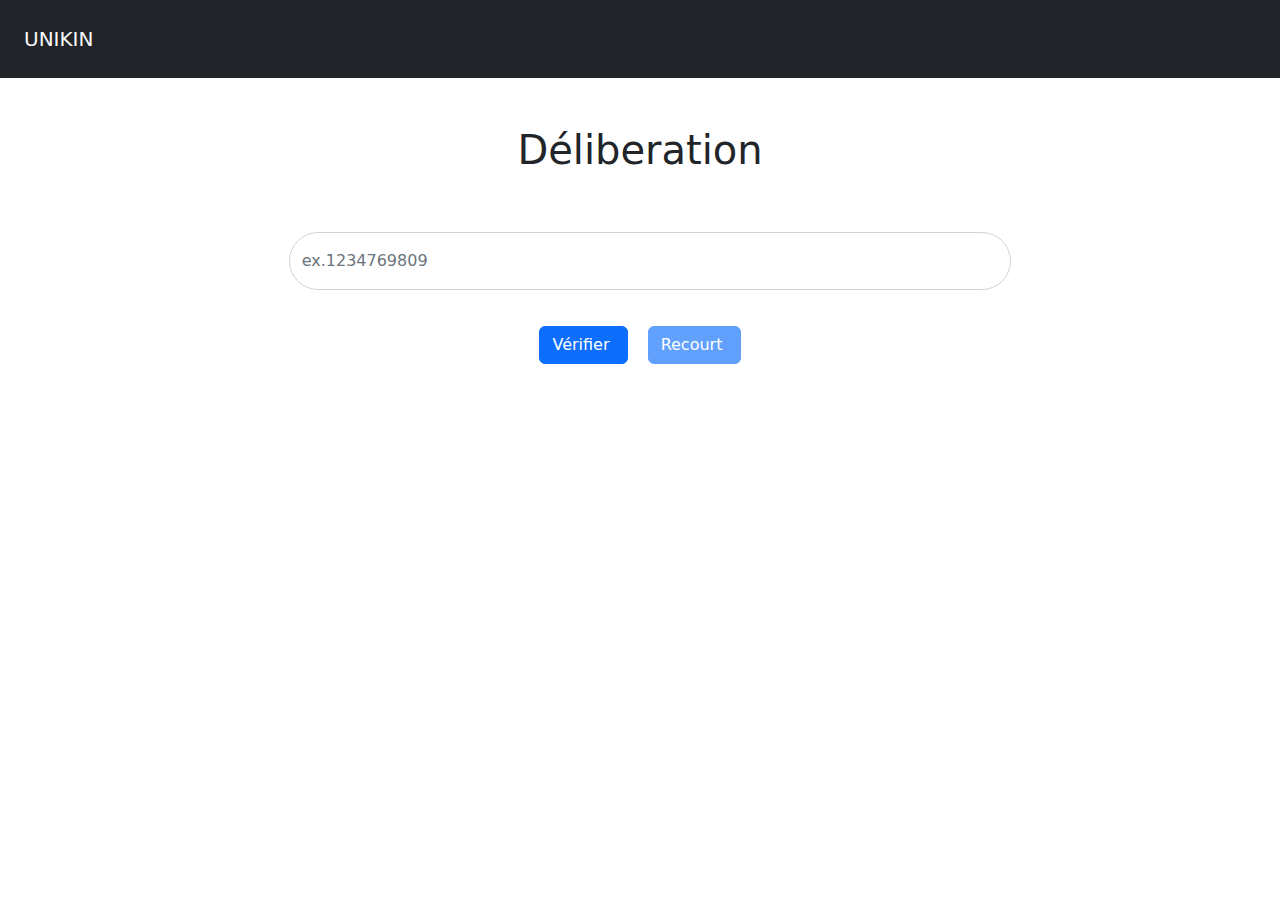
<file: Etudiant/index.html>
<!DOCTYPE html>
<html lang="en">
<head>
    <meta charset="UTF-8">
    <meta http-equiv="X-UA-Compatible" content="IE=edge">
    <meta name="viewport" content="width=device-width, initial-scale=1.0">
    <link rel="canonical" href="https://getbootstrap.com/docs/5.2/examples/dashboard/">
    <link href="../assets/dist/css/bootstrap.min.css" rel="stylesheet">
    <link rel="stylesheet" href="acEtd.css">

    <title>Déliberation</title>
</head>
<body >
    <nav class="navbar navbar-brand bg-dark text-light p-4 mb-5 col-12">UNIKIN </nav>

    <main>
        <h2 class="h1 mb-5 text-center">Déliberation </h2>
       <form action="" method="post">
       <div class=" form-group container d-flex flex-column col-10 col-md-8 col-lg-7">
        <div class="input-group-prepend mb-3 col-12  ">
            <input type="search" class="form-control py-3 text-black rounded-pill " placeholder="ex.1234769809">
        </div>
        <div class="form-group justify-content-center d-inline-flex col-12 col-md-12 col-lg-12">
        <div class="form-group justify-content-center d-inline-flex ">
            <input type="submit" value="Vérifier " class="btn btn-primary rounded-2">
            <input type="submit" value="Recourt " class="btn btn-primary rounded-2 disabled">
        </div>
       </div>
       </form>
    </main>
    
</body>
</html>
</file>
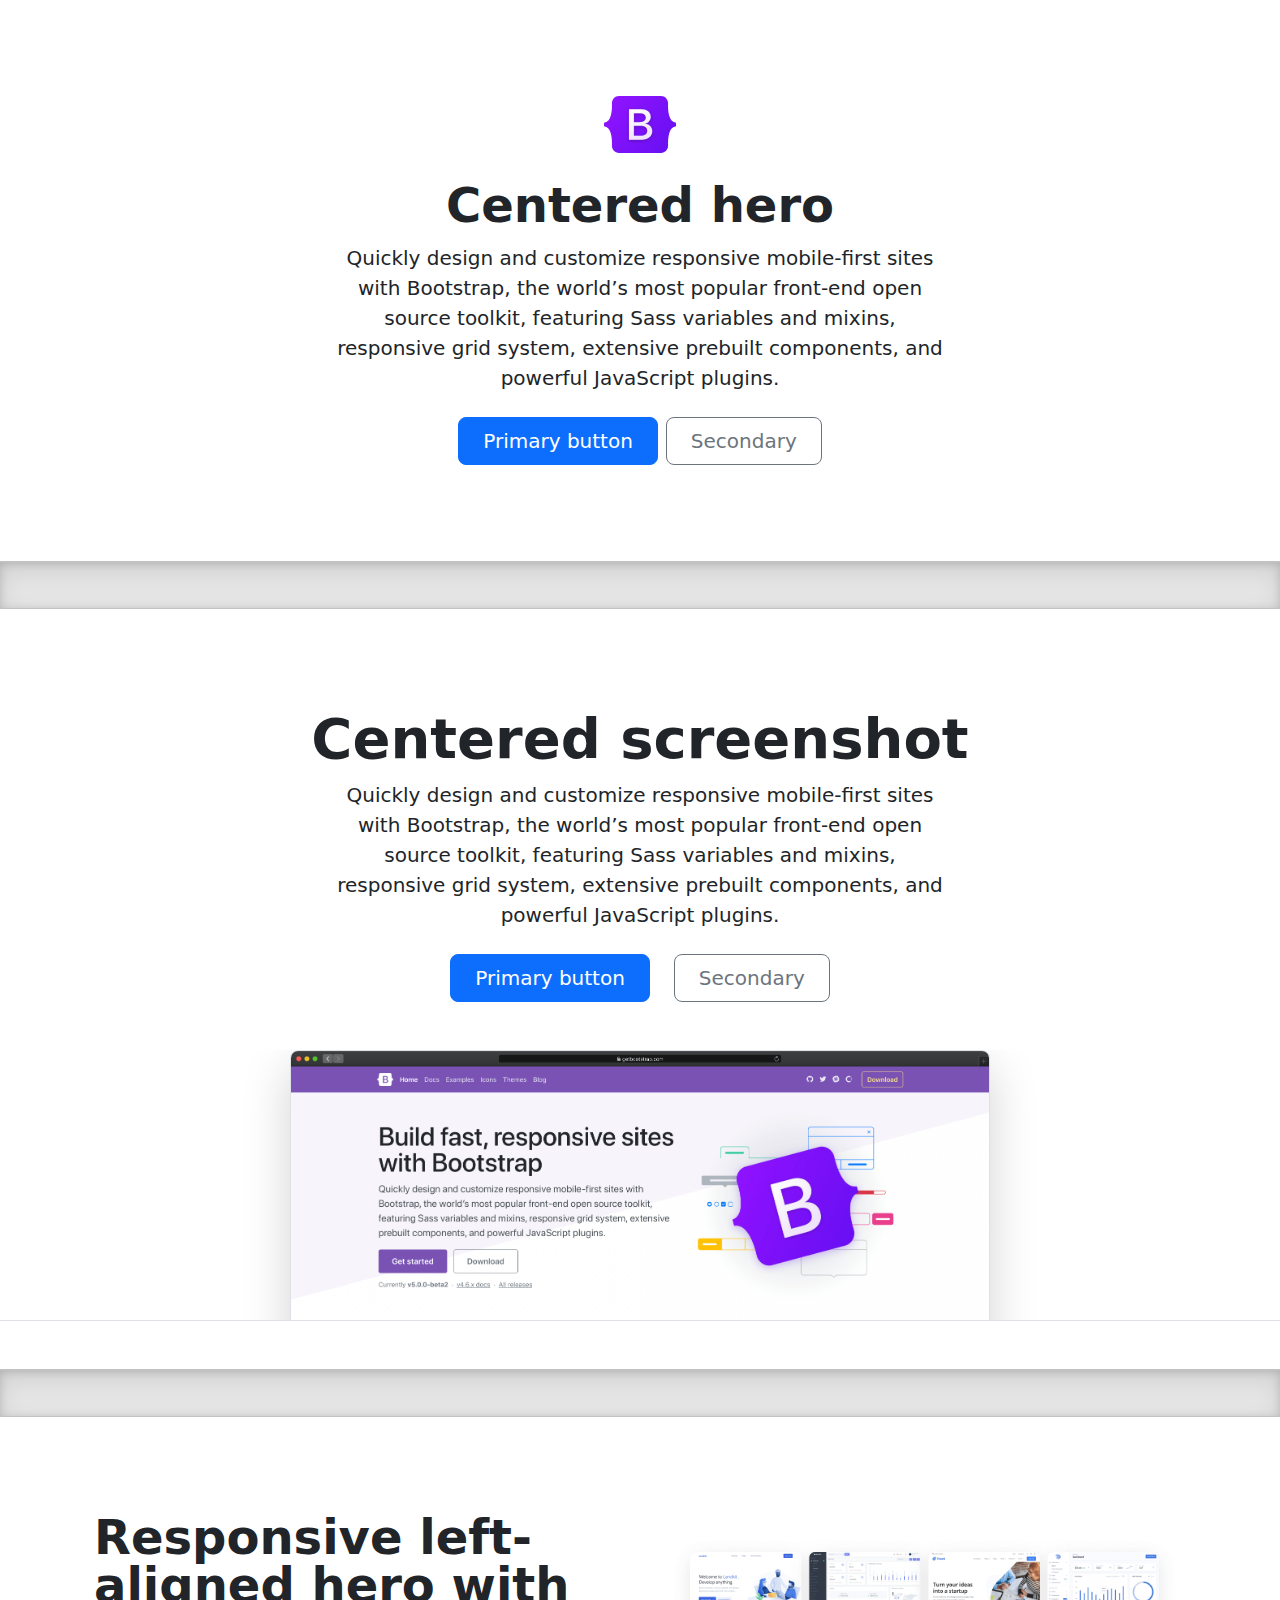
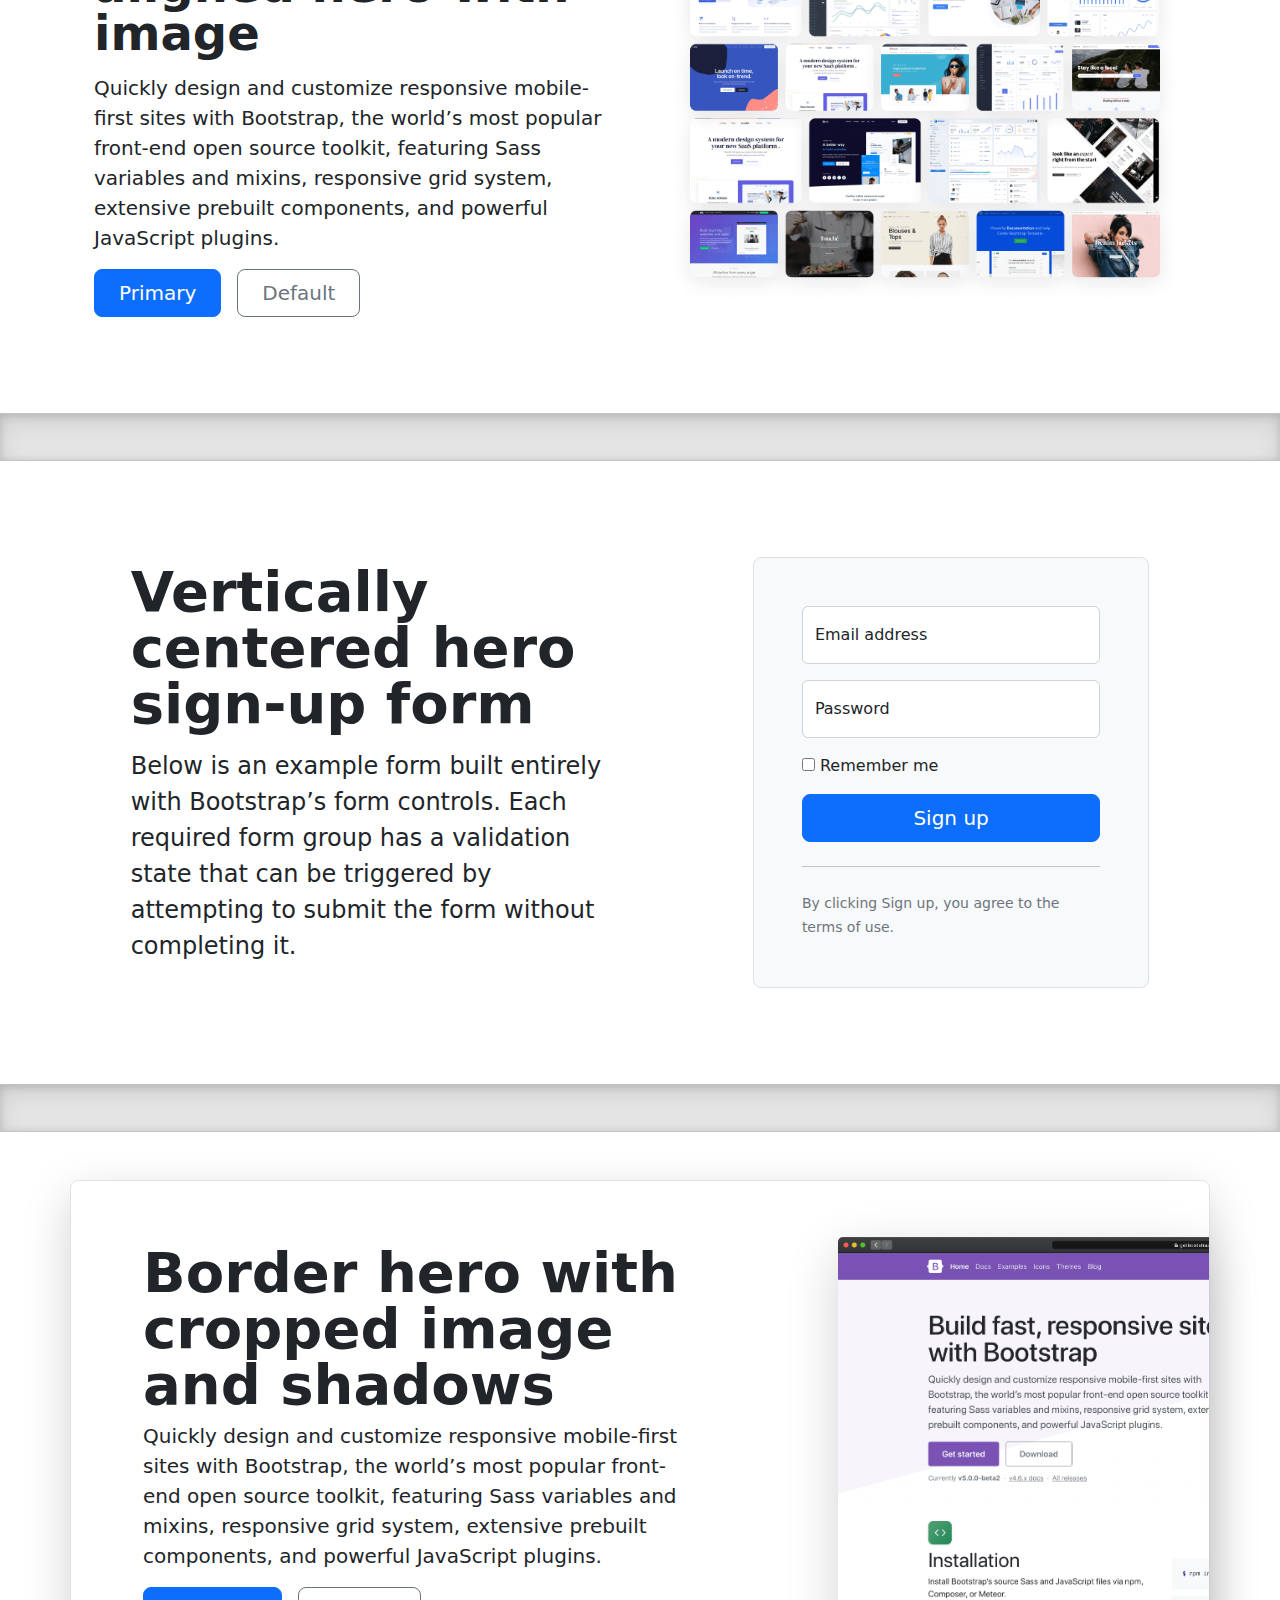
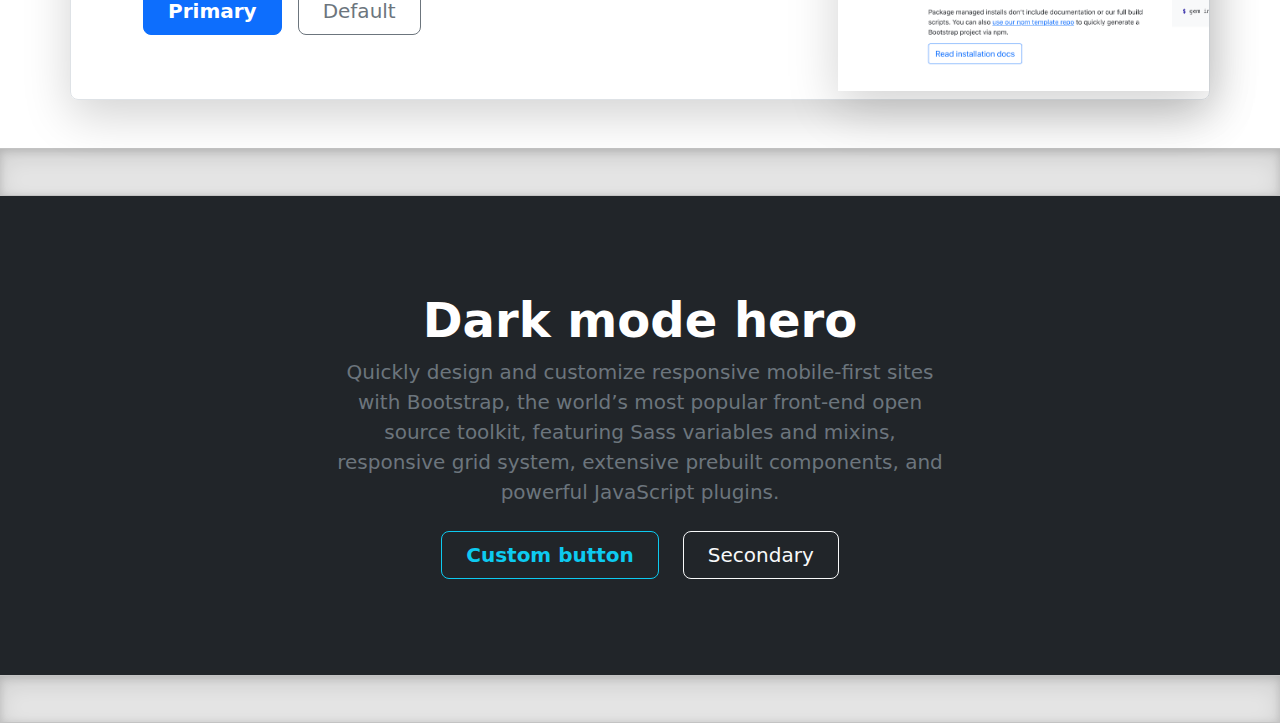
<file: heroes/index.html>
<!doctype html>
<html lang="en">
  <head>
    <meta charset="utf-8">
    <meta name="viewport" content="width=device-width, initial-scale=1">
    <meta name="description" content="">
    <meta name="author" content="Mark Otto, Jacob Thornton, and Bootstrap contributors">
    <meta name="generator" content="Hugo 0.104.2">
    <title>Heroes · Bootstrap v5.2</title>

    <link rel="canonical" href="https://getbootstrap.com/docs/5.2/examples/heroes/">

    

    

<link href="../assets/dist/css/bootstrap.min.css" rel="stylesheet">

    <style>
      .bd-placeholder-img {
        font-size: 1.125rem;
        text-anchor: middle;
        -webkit-user-select: none;
        -moz-user-select: none;
        user-select: none;
      }

      @media (min-width: 768px) {
        .bd-placeholder-img-lg {
          font-size: 3.5rem;
        }
      }

      .b-example-divider {
        height: 3rem;
        background-color: rgba(0, 0, 0, .1);
        border: solid rgba(0, 0, 0, .15);
        border-width: 1px 0;
        box-shadow: inset 0 .5em 1.5em rgba(0, 0, 0, .1), inset 0 .125em .5em rgba(0, 0, 0, .15);
      }

      .b-example-vr {
        flex-shrink: 0;
        width: 1.5rem;
        height: 100vh;
      }

      .bi {
        vertical-align: -.125em;
        fill: currentColor;
      }

      .nav-scroller {
        position: relative;
        z-index: 2;
        height: 2.75rem;
        overflow-y: hidden;
      }

      .nav-scroller .nav {
        display: flex;
        flex-wrap: nowrap;
        padding-bottom: 1rem;
        margin-top: -1px;
        overflow-x: auto;
        text-align: center;
        white-space: nowrap;
        -webkit-overflow-scrolling: touch;
      }
    </style>

    
    <!-- Custom styles for this template -->
    <link href="heroes.css" rel="stylesheet">
  </head>
  <body>
    
<main>
  <h1 class="visually-hidden">Heroes examples</h1>

  <div class="px-4 py-5 my-5 text-center">
    <img class="d-block mx-auto mb-4" src="../assets/brand/bootstrap-logo.svg" alt="" width="72" height="57">
    <h1 class="display-5 fw-bold">Centered hero</h1>
    <div class="col-lg-6 mx-auto">
      <p class="lead mb-4">Quickly design and customize responsive mobile-first sites with Bootstrap, the world’s most popular front-end open source toolkit, featuring Sass variables and mixins, responsive grid system, extensive prebuilt components, and powerful JavaScript plugins.</p>
      <div class="d-grid gap-2 d-sm-flex justify-content-sm-center">
        <button type="button" class="btn btn-primary btn-lg px-4 gap-3">Primary button</button>
        <button type="button" class="btn btn-outline-secondary btn-lg px-4">Secondary</button>
      </div>
    </div>
  </div>

  <div class="b-example-divider"></div>

  <div class="px-4 pt-5 my-5 text-center border-bottom">
    <h1 class="display-4 fw-bold">Centered screenshot</h1>
    <div class="col-lg-6 mx-auto">
      <p class="lead mb-4">Quickly design and customize responsive mobile-first sites with Bootstrap, the world’s most popular front-end open source toolkit, featuring Sass variables and mixins, responsive grid system, extensive prebuilt components, and powerful JavaScript plugins.</p>
      <div class="d-grid gap-2 d-sm-flex justify-content-sm-center mb-5">
        <button type="button" class="btn btn-primary btn-lg px-4 me-sm-3">Primary button</button>
        <button type="button" class="btn btn-outline-secondary btn-lg px-4">Secondary</button>
      </div>
    </div>
    <div class="overflow-hidden" style="max-height: 30vh;">
      <div class="container px-5">
        <img src="bootstrap-docs.png" class="img-fluid border rounded-3 shadow-lg mb-4" alt="Example image" width="700" height="500" loading="lazy">
      </div>
    </div>
  </div>

  <div class="b-example-divider"></div>

  <div class="container col-xxl-8 px-4 py-5">
    <div class="row flex-lg-row-reverse align-items-center g-5 py-5">
      <div class="col-10 col-sm-8 col-lg-6">
        <img src="bootstrap-themes.png" class="d-block mx-lg-auto img-fluid" alt="Bootstrap Themes" width="700" height="500" loading="lazy">
      </div>
      <div class="col-lg-6">
        <h1 class="display-5 fw-bold lh-1 mb-3">Responsive left-aligned hero with image</h1>
        <p class="lead">Quickly design and customize responsive mobile-first sites with Bootstrap, the world’s most popular front-end open source toolkit, featuring Sass variables and mixins, responsive grid system, extensive prebuilt components, and powerful JavaScript plugins.</p>
        <div class="d-grid gap-2 d-md-flex justify-content-md-start">
          <button type="button" class="btn btn-primary btn-lg px-4 me-md-2">Primary</button>
          <button type="button" class="btn btn-outline-secondary btn-lg px-4">Default</button>
        </div>
      </div>
    </div>
  </div>

  <div class="b-example-divider"></div>

  <div class="container col-xl-10 col-xxl-8 px-4 py-5">
    <div class="row align-items-center g-lg-5 py-5">
      <div class="col-lg-7 text-center text-lg-start">
        <h1 class="display-4 fw-bold lh-1 mb-3">Vertically centered hero sign-up form</h1>
        <p class="col-lg-10 fs-4">Below is an example form built entirely with Bootstrap’s form controls. Each required form group has a validation state that can be triggered by attempting to submit the form without completing it.</p>
      </div>
      <div class="col-md-10 mx-auto col-lg-5">
        <form class="p-4 p-md-5 border rounded-3 bg-light">
          <div class="form-floating mb-3">
            <input type="email" class="form-control" id="floatingInput" placeholder="name@example.com">
            <label for="floatingInput">Email address</label>
          </div>
          <div class="form-floating mb-3">
            <input type="password" class="form-control" id="floatingPassword" placeholder="Password">
            <label for="floatingPassword">Password</label>
          </div>
          <div class="checkbox mb-3">
            <label>
              <input type="checkbox" value="remember-me"> Remember me
            </label>
          </div>
          <button class="w-100 btn btn-lg btn-primary" type="submit">Sign up</button>
          <hr class="my-4">
          <small class="text-muted">By clicking Sign up, you agree to the terms of use.</small>
        </form>
      </div>
    </div>
  </div>

  <div class="b-example-divider"></div>

  <div class="container my-5">
    <div class="row p-4 pb-0 pe-lg-0 pt-lg-5 align-items-center rounded-3 border shadow-lg">
      <div class="col-lg-7 p-3 p-lg-5 pt-lg-3">
        <h1 class="display-4 fw-bold lh-1">Border hero with cropped image and shadows</h1>
        <p class="lead">Quickly design and customize responsive mobile-first sites with Bootstrap, the world’s most popular front-end open source toolkit, featuring Sass variables and mixins, responsive grid system, extensive prebuilt components, and powerful JavaScript plugins.</p>
        <div class="d-grid gap-2 d-md-flex justify-content-md-start mb-4 mb-lg-3">
          <button type="button" class="btn btn-primary btn-lg px-4 me-md-2 fw-bold">Primary</button>
          <button type="button" class="btn btn-outline-secondary btn-lg px-4">Default</button>
        </div>
      </div>
      <div class="col-lg-4 offset-lg-1 p-0 overflow-hidden shadow-lg">
          <img class="rounded-lg-3" src="bootstrap-docs.png" alt="" width="720">
      </div>
    </div>
  </div>

  <div class="b-example-divider"></div>

  <div class="bg-dark text-secondary px-4 py-5 text-center">
    <div class="py-5">
      <h1 class="display-5 fw-bold text-white">Dark mode hero</h1>
      <div class="col-lg-6 mx-auto">
        <p class="fs-5 mb-4">Quickly design and customize responsive mobile-first sites with Bootstrap, the world’s most popular front-end open source toolkit, featuring Sass variables and mixins, responsive grid system, extensive prebuilt components, and powerful JavaScript plugins.</p>
        <div class="d-grid gap-2 d-sm-flex justify-content-sm-center">
          <button type="button" class="btn btn-outline-info btn-lg px-4 me-sm-3 fw-bold">Custom button</button>
          <button type="button" class="btn btn-outline-light btn-lg px-4">Secondary</button>
        </div>
      </div>
    </div>
  </div>

  <div class="b-example-divider mb-0"></div>
</main>


    <script src="../assets/dist/js/bootstrap.bundle.min.js"></script>

      
  </body>
</html>
</file>
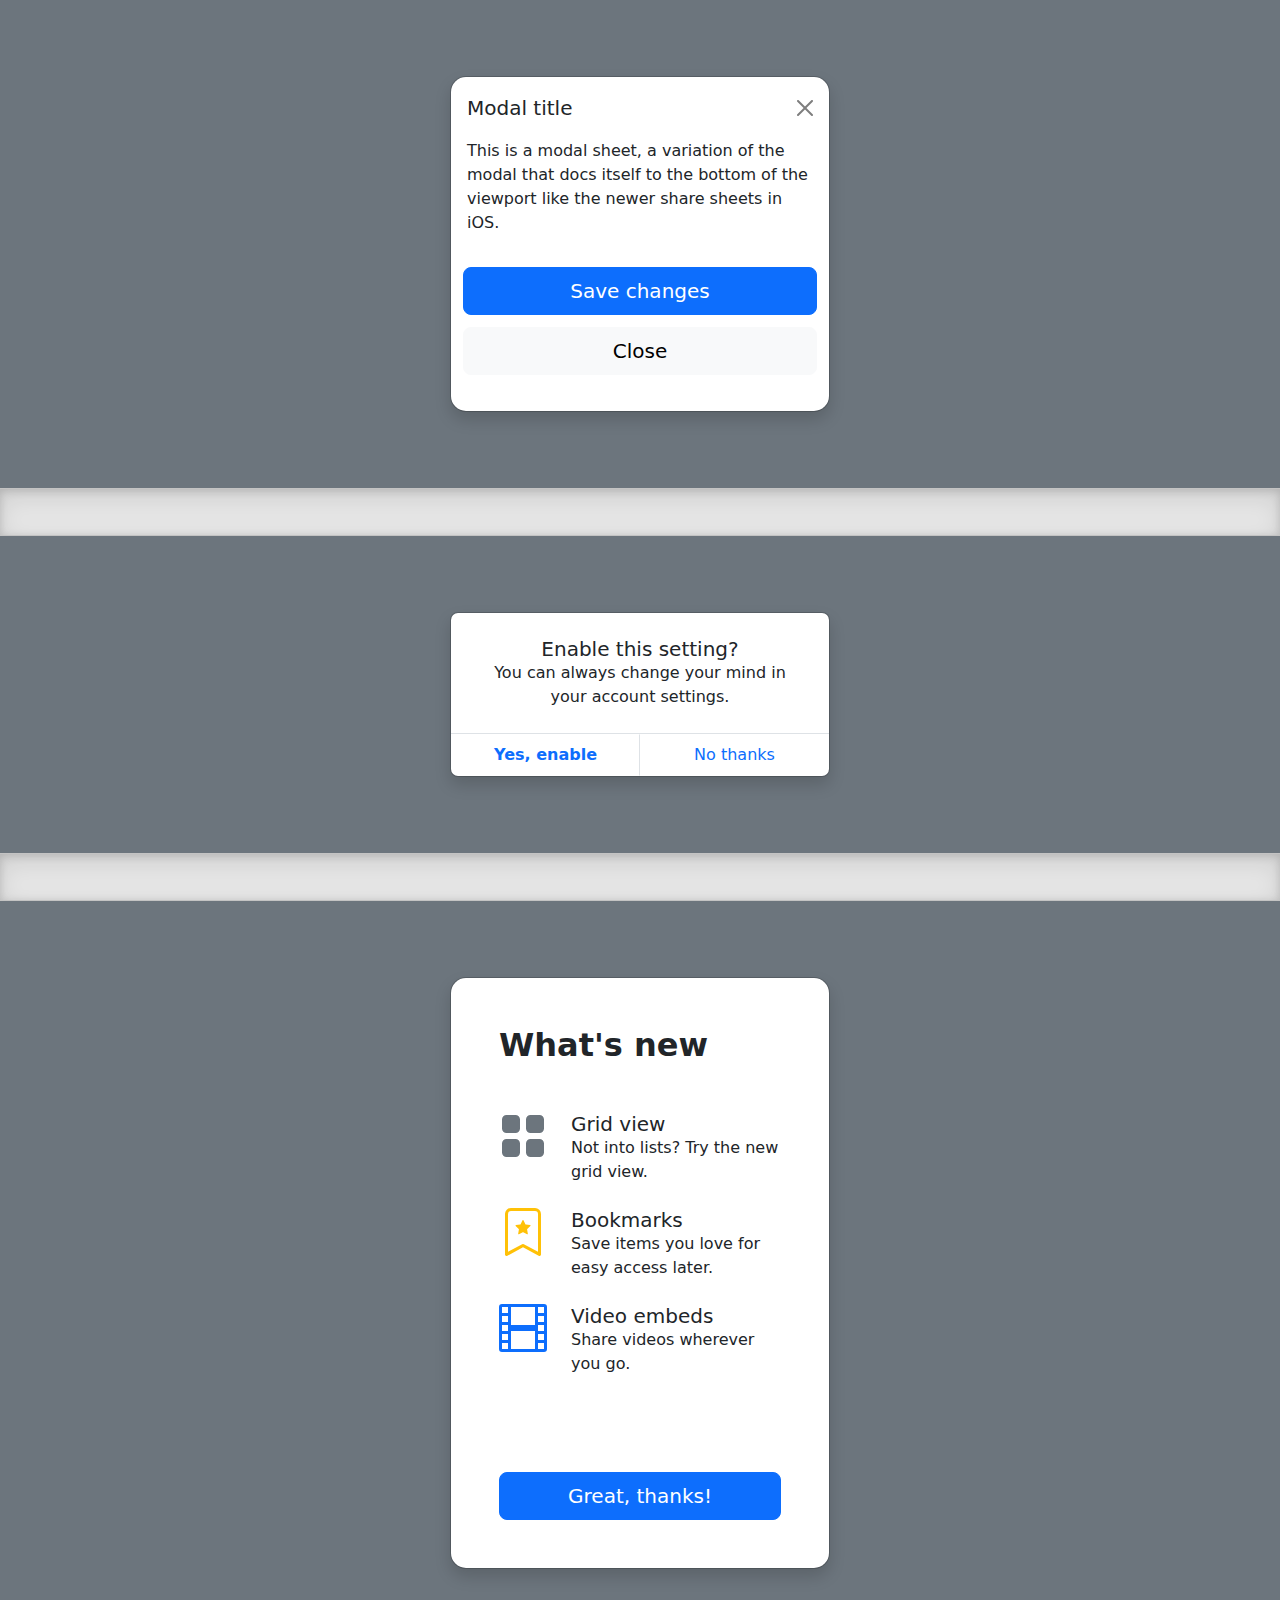
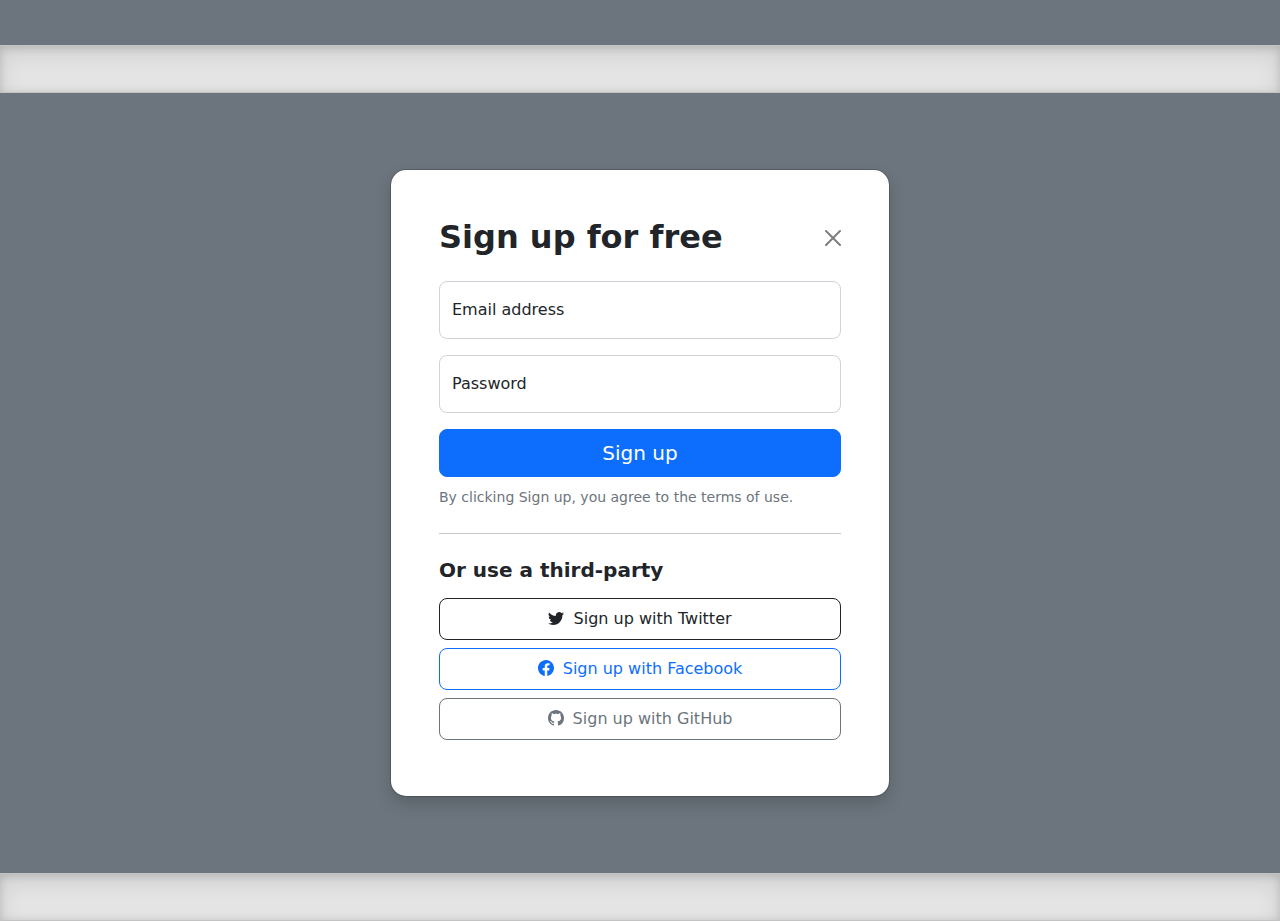
<file: modals/index.html>
<!doctype html>
<html lang="en">
  <head>
    <meta charset="utf-8">
    <meta name="viewport" content="width=device-width, initial-scale=1">
    <meta name="description" content="">
    <meta name="author" content="Mark Otto, Jacob Thornton, and Bootstrap contributors">
    <meta name="generator" content="Hugo 0.104.2">
    <title>Modals · Bootstrap v5.2</title>

    <link rel="canonical" href="https://getbootstrap.com/docs/5.2/examples/modals/">

    

    

<link href="../assets/dist/css/bootstrap.min.css" rel="stylesheet">

    <style>
      .bd-placeholder-img {
        font-size: 1.125rem;
        text-anchor: middle;
        -webkit-user-select: none;
        -moz-user-select: none;
        user-select: none;
      }

      @media (min-width: 768px) {
        .bd-placeholder-img-lg {
          font-size: 3.5rem;
        }
      }

      .b-example-divider {
        height: 3rem;
        background-color: rgba(0, 0, 0, .1);
        border: solid rgba(0, 0, 0, .15);
        border-width: 1px 0;
        box-shadow: inset 0 .5em 1.5em rgba(0, 0, 0, .1), inset 0 .125em .5em rgba(0, 0, 0, .15);
      }

      .b-example-vr {
        flex-shrink: 0;
        width: 1.5rem;
        height: 100vh;
      }

      .bi {
        vertical-align: -.125em;
        fill: currentColor;
      }

      .nav-scroller {
        position: relative;
        z-index: 2;
        height: 2.75rem;
        overflow-y: hidden;
      }

      .nav-scroller .nav {
        display: flex;
        flex-wrap: nowrap;
        padding-bottom: 1rem;
        margin-top: -1px;
        overflow-x: auto;
        text-align: center;
        white-space: nowrap;
        -webkit-overflow-scrolling: touch;
      }
    </style>

    
    <!-- Custom styles for this template -->
    <link href="modals.css" rel="stylesheet">
  </head>
  <body>
    
<svg xmlns="http://www.w3.org/2000/svg" style="display: none;">
  <symbol id="bootstrap" viewBox="0 0 118 94">
    <title>Bootstrap</title>
    <path fill-rule="evenodd" clip-rule="evenodd" d="M24.509 0c-6.733 0-11.715 5.893-11.492 12.284.214 6.14-.064 14.092-2.066 20.577C8.943 39.365 5.547 43.485 0 44.014v5.972c5.547.529 8.943 4.649 10.951 11.153 2.002 6.485 2.28 14.437 2.066 20.577C12.794 88.106 17.776 94 24.51 94H93.5c6.733 0 11.714-5.893 11.491-12.284-.214-6.14.064-14.092 2.066-20.577 2.009-6.504 5.396-10.624 10.943-11.153v-5.972c-5.547-.529-8.934-4.649-10.943-11.153-2.002-6.484-2.28-14.437-2.066-20.577C105.214 5.894 100.233 0 93.5 0H24.508zM80 57.863C80 66.663 73.436 72 62.543 72H44a2 2 0 01-2-2V24a2 2 0 012-2h18.437c9.083 0 15.044 4.92 15.044 12.474 0 5.302-4.01 10.049-9.119 10.88v.277C75.317 46.394 80 51.21 80 57.863zM60.521 28.34H49.948v14.934h8.905c6.884 0 10.68-2.772 10.68-7.727 0-4.643-3.264-7.207-9.012-7.207zM49.948 49.2v16.458H60.91c7.167 0 10.964-2.876 10.964-8.281 0-5.406-3.903-8.178-11.425-8.178H49.948z"></path>
  </symbol>

  <symbol id="exclamation-triangle-fill" viewBox="0 0 16 16">
    <path d="M8.982 1.566a1.13 1.13 0 0 0-1.96 0L.165 13.233c-.457.778.091 1.767.98 1.767h13.713c.889 0 1.438-.99.98-1.767L8.982 1.566zM8 5c.535 0 .954.462.9.995l-.35 3.507a.552.552 0 0 1-1.1 0L7.1 5.995A.905.905 0 0 1 8 5zm.002 6a1 1 0 1 1 0 2 1 1 0 0 1 0-2z"/>
  </symbol>

  <symbol id="check2" viewBox="0 0 16 16">
    <path d="M13.854 3.646a.5.5 0 0 1 0 .708l-7 7a.5.5 0 0 1-.708 0l-3.5-3.5a.5.5 0 1 1 .708-.708L6.5 10.293l6.646-6.647a.5.5 0 0 1 .708 0z"/>
  </symbol>

  <symbol id="check2-circle" viewBox="0 0 16 16">
    <path d="M2.5 8a5.5 5.5 0 0 1 8.25-4.764.5.5 0 0 0 .5-.866A6.5 6.5 0 1 0 14.5 8a.5.5 0 0 0-1 0 5.5 5.5 0 1 1-11 0z"/>
    <path d="M15.354 3.354a.5.5 0 0 0-.708-.708L8 9.293 5.354 6.646a.5.5 0 1 0-.708.708l3 3a.5.5 0 0 0 .708 0l7-7z"/>
  </symbol>

  <symbol id="bookmark-star" viewBox="0 0 16 16">
    <path d="M7.84 4.1a.178.178 0 0 1 .32 0l.634 1.285a.178.178 0 0 0 .134.098l1.42.206c.145.021.204.2.098.303L9.42 6.993a.178.178 0 0 0-.051.158l.242 1.414a.178.178 0 0 1-.258.187l-1.27-.668a.178.178 0 0 0-.165 0l-1.27.668a.178.178 0 0 1-.257-.187l.242-1.414a.178.178 0 0 0-.05-.158l-1.03-1.001a.178.178 0 0 1 .098-.303l1.42-.206a.178.178 0 0 0 .134-.098L7.84 4.1z"/>
    <path d="M2 2a2 2 0 0 1 2-2h8a2 2 0 0 1 2 2v13.5a.5.5 0 0 1-.777.416L8 13.101l-5.223 2.815A.5.5 0 0 1 2 15.5V2zm2-1a1 1 0 0 0-1 1v12.566l4.723-2.482a.5.5 0 0 1 .554 0L13 14.566V2a1 1 0 0 0-1-1H4z"/>
  </symbol>

  <symbol id="grid-fill" viewBox="0 0 16 16">
    <path d="M1 2.5A1.5 1.5 0 0 1 2.5 1h3A1.5 1.5 0 0 1 7 2.5v3A1.5 1.5 0 0 1 5.5 7h-3A1.5 1.5 0 0 1 1 5.5v-3zm8 0A1.5 1.5 0 0 1 10.5 1h3A1.5 1.5 0 0 1 15 2.5v3A1.5 1.5 0 0 1 13.5 7h-3A1.5 1.5 0 0 1 9 5.5v-3zm-8 8A1.5 1.5 0 0 1 2.5 9h3A1.5 1.5 0 0 1 7 10.5v3A1.5 1.5 0 0 1 5.5 15h-3A1.5 1.5 0 0 1 1 13.5v-3zm8 0A1.5 1.5 0 0 1 10.5 9h3a1.5 1.5 0 0 1 1.5 1.5v3a1.5 1.5 0 0 1-1.5 1.5h-3A1.5 1.5 0 0 1 9 13.5v-3z"/>
  </symbol>

  <symbol id="stars" viewBox="0 0 16 16">
    <path d="M7.657 6.247c.11-.33.576-.33.686 0l.645 1.937a2.89 2.89 0 0 0 1.829 1.828l1.936.645c.33.11.33.576 0 .686l-1.937.645a2.89 2.89 0 0 0-1.828 1.829l-.645 1.936a.361.361 0 0 1-.686 0l-.645-1.937a2.89 2.89 0 0 0-1.828-1.828l-1.937-.645a.361.361 0 0 1 0-.686l1.937-.645a2.89 2.89 0 0 0 1.828-1.828l.645-1.937zM3.794 1.148a.217.217 0 0 1 .412 0l.387 1.162c.173.518.579.924 1.097 1.097l1.162.387a.217.217 0 0 1 0 .412l-1.162.387A1.734 1.734 0 0 0 4.593 5.69l-.387 1.162a.217.217 0 0 1-.412 0L3.407 5.69A1.734 1.734 0 0 0 2.31 4.593l-1.162-.387a.217.217 0 0 1 0-.412l1.162-.387A1.734 1.734 0 0 0 3.407 2.31l.387-1.162zM10.863.099a.145.145 0 0 1 .274 0l.258.774c.115.346.386.617.732.732l.774.258a.145.145 0 0 1 0 .274l-.774.258a1.156 1.156 0 0 0-.732.732l-.258.774a.145.145 0 0 1-.274 0l-.258-.774a1.156 1.156 0 0 0-.732-.732L9.1 2.137a.145.145 0 0 1 0-.274l.774-.258c.346-.115.617-.386.732-.732L10.863.1z"/>
  </symbol>

  <symbol id="film" viewBox="0 0 16 16">
    <path d="M0 1a1 1 0 0 1 1-1h14a1 1 0 0 1 1 1v14a1 1 0 0 1-1 1H1a1 1 0 0 1-1-1V1zm4 0v6h8V1H4zm8 8H4v6h8V9zM1 1v2h2V1H1zm2 3H1v2h2V4zM1 7v2h2V7H1zm2 3H1v2h2v-2zm-2 3v2h2v-2H1zM15 1h-2v2h2V1zm-2 3v2h2V4h-2zm2 3h-2v2h2V7zm-2 3v2h2v-2h-2zm2 3h-2v2h2v-2z"/>
  </symbol>

  <symbol id="github" viewBox="0 0 16 16">
    <path d="M8 0C3.58 0 0 3.58 0 8c0 3.54 2.29 6.53 5.47 7.59.4.07.55-.17.55-.38 0-.19-.01-.82-.01-1.49-2.01.37-2.53-.49-2.69-.94-.09-.23-.48-.94-.82-1.13-.28-.15-.68-.52-.01-.53.63-.01 1.08.58 1.23.82.72 1.21 1.87.87 2.33.66.07-.52.28-.87.51-1.07-1.78-.2-3.64-.89-3.64-3.95 0-.87.31-1.59.82-2.15-.08-.2-.36-1.02.08-2.12 0 0 .67-.21 2.2.82.64-.18 1.32-.27 2-.27.68 0 1.36.09 2 .27 1.53-1.04 2.2-.82 2.2-.82.44 1.1.16 1.92.08 2.12.51.56.82 1.27.82 2.15 0 3.07-1.87 3.75-3.65 3.95.29.25.54.73.54 1.48 0 1.07-.01 1.93-.01 2.2 0 .21.15.46.55.38A8.012 8.012 0 0 0 16 8c0-4.42-3.58-8-8-8z"/>
  </symbol>

  <symbol id="twitter" viewBox="0 0 16 16">
    <path d="M5.026 15c6.038 0 9.341-5.003 9.341-9.334 0-.14 0-.282-.006-.422A6.685 6.685 0 0 0 16 3.542a6.658 6.658 0 0 1-1.889.518 3.301 3.301 0 0 0 1.447-1.817 6.533 6.533 0 0 1-2.087.793A3.286 3.286 0 0 0 7.875 6.03a9.325 9.325 0 0 1-6.767-3.429 3.289 3.289 0 0 0 1.018 4.382A3.323 3.323 0 0 1 .64 6.575v.045a3.288 3.288 0 0 0 2.632 3.218 3.203 3.203 0 0 1-.865.115 3.23 3.23 0 0 1-.614-.057 3.283 3.283 0 0 0 3.067 2.277A6.588 6.588 0 0 1 .78 13.58a6.32 6.32 0 0 1-.78-.045A9.344 9.344 0 0 0 5.026 15z"/>
  </symbol>

  <symbol id="facebook" viewBox="0 0 16 16">
    <path d="M16 8.049c0-4.446-3.582-8.05-8-8.05C3.58 0-.002 3.603-.002 8.05c0 4.017 2.926 7.347 6.75 7.951v-5.625h-2.03V8.05H6.75V6.275c0-2.017 1.195-3.131 3.022-3.131.876 0 1.791.157 1.791.157v1.98h-1.009c-.993 0-1.303.621-1.303 1.258v1.51h2.218l-.354 2.326H9.25V16c3.824-.604 6.75-3.934 6.75-7.951z"/>
  </symbol>
</svg>

<div class="modal modal-sheet position-static d-block bg-secondary py-5" tabindex="-1" role="dialog" id="modalSheet">
  <div class="modal-dialog" role="document">
    <div class="modal-content rounded-4 shadow">
      <div class="modal-header border-bottom-0">
        <h1 class="modal-title fs-5">Modal title</h1>
        <button type="button" class="btn-close" data-bs-dismiss="modal" aria-label="Close"></button>
      </div>
      <div class="modal-body py-0">
        <p>This is a modal sheet, a variation of the modal that docs itself to the bottom of the viewport like the newer share sheets in iOS.</p>
      </div>
      <div class="modal-footer flex-column border-top-0">
        <button type="button" class="btn btn-lg btn-primary w-100 mx-0 mb-2">Save changes</button>
        <button type="button" class="btn btn-lg btn-light w-100 mx-0" data-bs-dismiss="modal">Close</button>
      </div>
    </div>
  </div>
</div>

<div class="b-example-divider"></div>

<div class="modal modal-alert position-static d-block bg-secondary py-5" tabindex="-1" role="dialog" id="modalChoice">
  <div class="modal-dialog" role="document">
    <div class="modal-content rounded-3 shadow">
      <div class="modal-body p-4 text-center">
        <h5 class="mb-0">Enable this setting?</h5>
        <p class="mb-0">You can always change your mind in your account settings.</p>
      </div>
      <div class="modal-footer flex-nowrap p-0">
        <button type="button" class="btn btn-lg btn-link fs-6 text-decoration-none col-6 m-0 rounded-0 border-end"><strong>Yes, enable</strong></button>
        <button type="button" class="btn btn-lg btn-link fs-6 text-decoration-none col-6 m-0 rounded-0" data-bs-dismiss="modal">No thanks</button>
      </div>
    </div>
  </div>
</div>

<div class="b-example-divider"></div>

<div class="modal modal-tour position-static d-block bg-secondary py-5" tabindex="-1" role="dialog" id="modalTour">
  <div class="modal-dialog" role="document">
    <div class="modal-content rounded-4 shadow">
      <div class="modal-body p-5">
        <h2 class="fw-bold mb-0">What's new</h2>

        <ul class="d-grid gap-4 my-5 list-unstyled">
          <li class="d-flex gap-4">
            <svg class="bi text-muted flex-shrink-0" width="48" height="48"><use xlink:href="#grid-fill"/></svg>
            <div>
              <h5 class="mb-0">Grid view</h5>
              Not into lists? Try the new grid view.
            </div>
          </li>
          <li class="d-flex gap-4">
            <svg class="bi text-warning flex-shrink-0" width="48" height="48"><use xlink:href="#bookmark-star"/></svg>
            <div>
              <h5 class="mb-0">Bookmarks</h5>
              Save items you love for easy access later.
            </div>
          </li>
          <li class="d-flex gap-4">
            <svg class="bi text-primary flex-shrink-0" width="48" height="48"><use xlink:href="#film"/></svg>
            <div>
              <h5 class="mb-0">Video embeds</h5>
              Share videos wherever you go.
            </div>
          </li>
        </ul>
        <button type="button" class="btn btn-lg btn-primary mt-5 w-100" data-bs-dismiss="modal">Great, thanks!</button>
      </div>
    </div>
  </div>
</div>

<div class="b-example-divider"></div>

<div class="modal modal-signin position-static d-block bg-secondary py-5" tabindex="-1" role="dialog" id="modalSignin">
  <div class="modal-dialog" role="document">
    <div class="modal-content rounded-4 shadow">
      <div class="modal-header p-5 pb-4 border-bottom-0">
        <!-- <h1 class="modal-title fs-5" >Modal title</h1> -->
        <h1 class="fw-bold mb-0 fs-2">Sign up for free</h1>
        <button type="button" class="btn-close" data-bs-dismiss="modal" aria-label="Close"></button>
      </div>

      <div class="modal-body p-5 pt-0">
        <form class="">
          <div class="form-floating mb-3">
            <input type="email" class="form-control rounded-3" id="floatingInput" placeholder="name@example.com">
            <label for="floatingInput">Email address</label>
          </div>
          <div class="form-floating mb-3">
            <input type="password" class="form-control rounded-3" id="floatingPassword" placeholder="Password">
            <label for="floatingPassword">Password</label>
          </div>
          <button class="w-100 mb-2 btn btn-lg rounded-3 btn-primary" type="submit">Sign up</button>
          <small class="text-muted">By clicking Sign up, you agree to the terms of use.</small>
          <hr class="my-4">
          <h2 class="fs-5 fw-bold mb-3">Or use a third-party</h2>
          <button class="w-100 py-2 mb-2 btn btn-outline-dark rounded-3" type="submit">
            <svg class="bi me-1" width="16" height="16"><use xlink:href="#twitter"/></svg>
            Sign up with Twitter
          </button>
          <button class="w-100 py-2 mb-2 btn btn-outline-primary rounded-3" type="submit">
            <svg class="bi me-1" width="16" height="16"><use xlink:href="#facebook"/></svg>
            Sign up with Facebook
          </button>
          <button class="w-100 py-2 mb-2 btn btn-outline-secondary rounded-3" type="submit">
            <svg class="bi me-1" width="16" height="16"><use xlink:href="#github"/></svg>
            Sign up with GitHub
          </button>
        </form>
      </div>
    </div>
  </div>
</div>

<div class="b-example-divider"></div>


    <script src="../assets/dist/js/bootstrap.bundle.min.js"></script>

      
  </body>
</html>
</file>
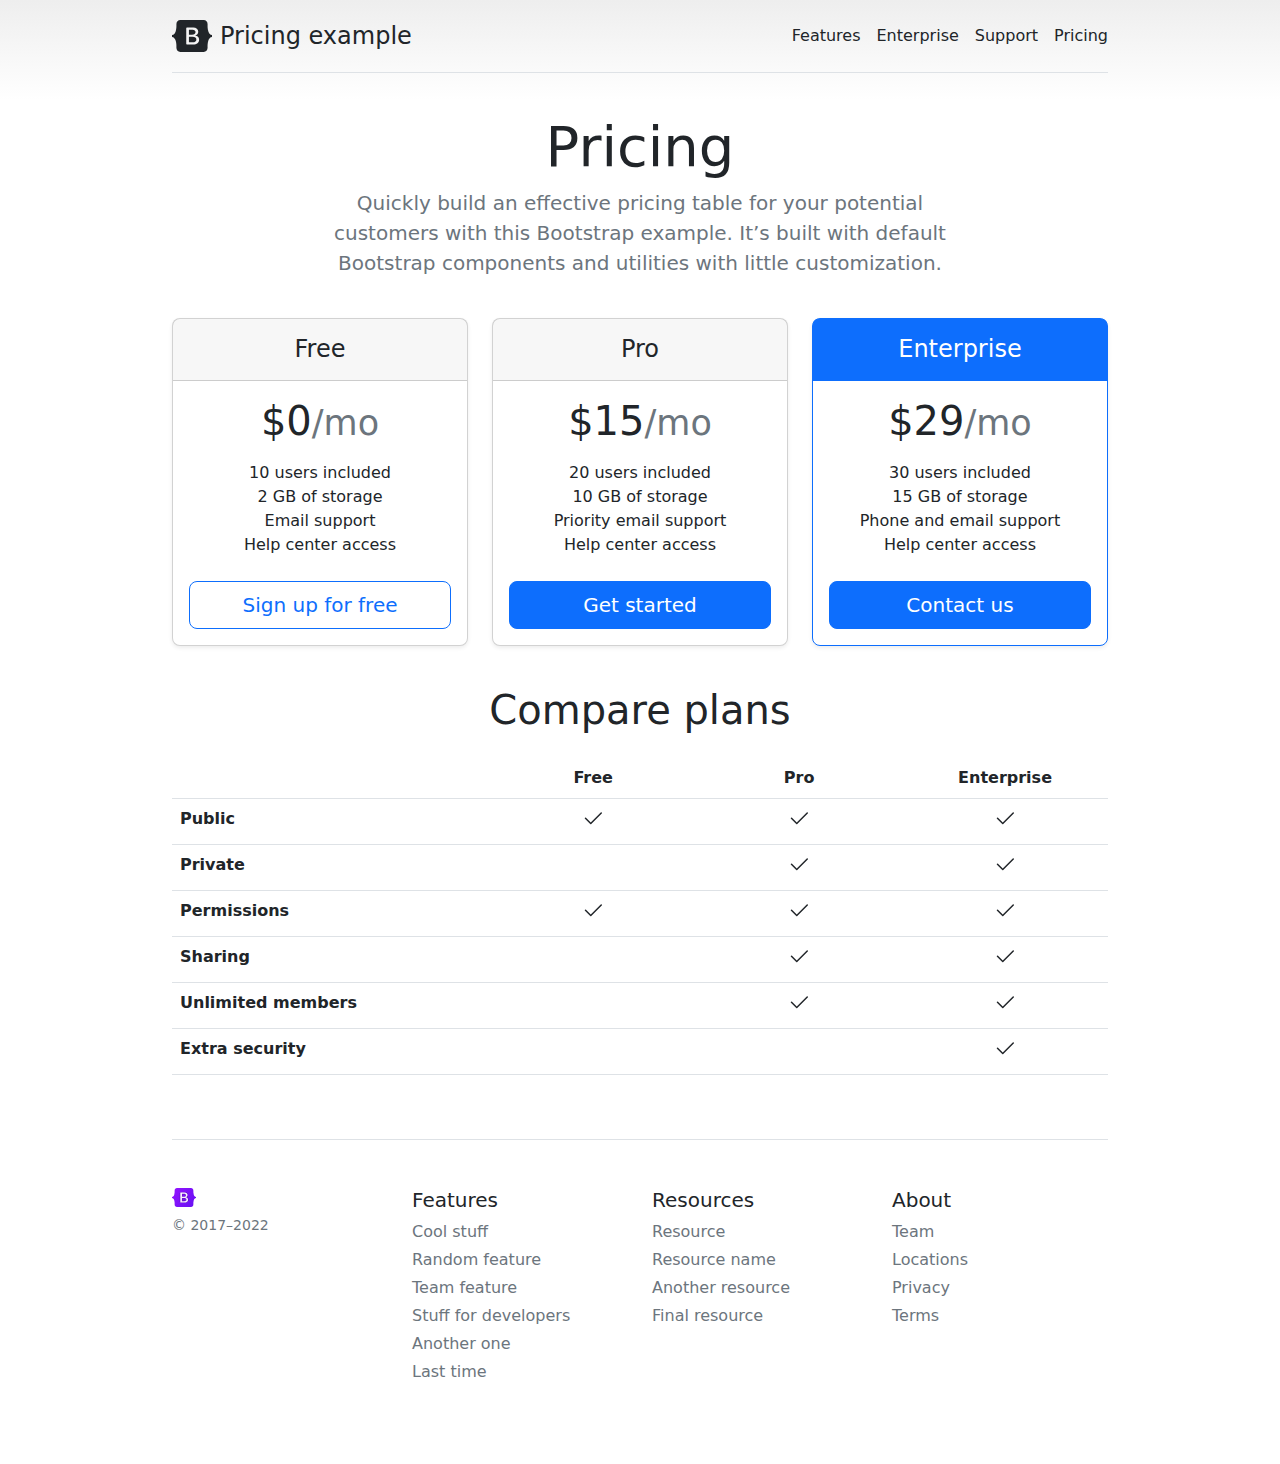
<file: pricing/index.html>
<!doctype html>
<html lang="en">
  <head>
    <meta charset="utf-8">
    <meta name="viewport" content="width=device-width, initial-scale=1">
    <meta name="description" content="">
    <meta name="author" content="Mark Otto, Jacob Thornton, and Bootstrap contributors">
    <meta name="generator" content="Hugo 0.104.2">
    <title>Pricing example · Bootstrap v5.2</title>

    <link rel="canonical" href="https://getbootstrap.com/docs/5.2/examples/pricing/">

    

    

<link href="../assets/dist/css/bootstrap.min.css" rel="stylesheet">

    <style>
      .bd-placeholder-img {
        font-size: 1.125rem;
        text-anchor: middle;
        -webkit-user-select: none;
        -moz-user-select: none;
        user-select: none;
      }

      @media (min-width: 768px) {
        .bd-placeholder-img-lg {
          font-size: 3.5rem;
        }
      }

      .b-example-divider {
        height: 3rem;
        background-color: rgba(0, 0, 0, .1);
        border: solid rgba(0, 0, 0, .15);
        border-width: 1px 0;
        box-shadow: inset 0 .5em 1.5em rgba(0, 0, 0, .1), inset 0 .125em .5em rgba(0, 0, 0, .15);
      }

      .b-example-vr {
        flex-shrink: 0;
        width: 1.5rem;
        height: 100vh;
      }

      .bi {
        vertical-align: -.125em;
        fill: currentColor;
      }

      .nav-scroller {
        position: relative;
        z-index: 2;
        height: 2.75rem;
        overflow-y: hidden;
      }

      .nav-scroller .nav {
        display: flex;
        flex-wrap: nowrap;
        padding-bottom: 1rem;
        margin-top: -1px;
        overflow-x: auto;
        text-align: center;
        white-space: nowrap;
        -webkit-overflow-scrolling: touch;
      }
    </style>

    
    <!-- Custom styles for this template -->
    <link href="pricing.css" rel="stylesheet">
  </head>
  <body>
    
<svg xmlns="http://www.w3.org/2000/svg" style="display: none;">
  <symbol id="check" viewBox="0 0 16 16">
    <title>Check</title>
    <path d="M13.854 3.646a.5.5 0 0 1 0 .708l-7 7a.5.5 0 0 1-.708 0l-3.5-3.5a.5.5 0 1 1 .708-.708L6.5 10.293l6.646-6.647a.5.5 0 0 1 .708 0z"/>
  </symbol>
</svg>

<div class="container py-3">
  <header>
    <div class="d-flex flex-column flex-md-row align-items-center pb-3 mb-4 border-bottom">
      <a href="/" class="d-flex align-items-center text-dark text-decoration-none">
        <svg xmlns="http://www.w3.org/2000/svg" width="40" height="32" class="me-2" viewBox="0 0 118 94" role="img"><title>Bootstrap</title><path fill-rule="evenodd" clip-rule="evenodd" d="M24.509 0c-6.733 0-11.715 5.893-11.492 12.284.214 6.14-.064 14.092-2.066 20.577C8.943 39.365 5.547 43.485 0 44.014v5.972c5.547.529 8.943 4.649 10.951 11.153 2.002 6.485 2.28 14.437 2.066 20.577C12.794 88.106 17.776 94 24.51 94H93.5c6.733 0 11.714-5.893 11.491-12.284-.214-6.14.064-14.092 2.066-20.577 2.009-6.504 5.396-10.624 10.943-11.153v-5.972c-5.547-.529-8.934-4.649-10.943-11.153-2.002-6.484-2.28-14.437-2.066-20.577C105.214 5.894 100.233 0 93.5 0H24.508zM80 57.863C80 66.663 73.436 72 62.543 72H44a2 2 0 01-2-2V24a2 2 0 012-2h18.437c9.083 0 15.044 4.92 15.044 12.474 0 5.302-4.01 10.049-9.119 10.88v.277C75.317 46.394 80 51.21 80 57.863zM60.521 28.34H49.948v14.934h8.905c6.884 0 10.68-2.772 10.68-7.727 0-4.643-3.264-7.207-9.012-7.207zM49.948 49.2v16.458H60.91c7.167 0 10.964-2.876 10.964-8.281 0-5.406-3.903-8.178-11.425-8.178H49.948z" fill="currentColor"></path></svg>
        <span class="fs-4">Pricing example</span>
      </a>

      <nav class="d-inline-flex mt-2 mt-md-0 ms-md-auto">
        <a class="me-3 py-2 text-dark text-decoration-none" href="#">Features</a>
        <a class="me-3 py-2 text-dark text-decoration-none" href="#">Enterprise</a>
        <a class="me-3 py-2 text-dark text-decoration-none" href="#">Support</a>
        <a class="py-2 text-dark text-decoration-none" href="#">Pricing</a>
      </nav>
    </div>

    <div class="pricing-header p-3 pb-md-4 mx-auto text-center">
      <h1 class="display-4 fw-normal">Pricing</h1>
      <p class="fs-5 text-muted">Quickly build an effective pricing table for your potential customers with this Bootstrap example. It’s built with default Bootstrap components and utilities with little customization.</p>
    </div>
  </header>

  <main>
    <div class="row row-cols-1 row-cols-md-3 mb-3 text-center">
      <div class="col">
        <div class="card mb-4 rounded-3 shadow-sm">
          <div class="card-header py-3">
            <h4 class="my-0 fw-normal">Free</h4>
          </div>
          <div class="card-body">
            <h1 class="card-title pricing-card-title">$0<small class="text-muted fw-light">/mo</small></h1>
            <ul class="list-unstyled mt-3 mb-4">
              <li>10 users included</li>
              <li>2 GB of storage</li>
              <li>Email support</li>
              <li>Help center access</li>
            </ul>
            <button type="button" class="w-100 btn btn-lg btn-outline-primary">Sign up for free</button>
          </div>
        </div>
      </div>
      <div class="col">
        <div class="card mb-4 rounded-3 shadow-sm">
          <div class="card-header py-3">
            <h4 class="my-0 fw-normal">Pro</h4>
          </div>
          <div class="card-body">
            <h1 class="card-title pricing-card-title">$15<small class="text-muted fw-light">/mo</small></h1>
            <ul class="list-unstyled mt-3 mb-4">
              <li>20 users included</li>
              <li>10 GB of storage</li>
              <li>Priority email support</li>
              <li>Help center access</li>
            </ul>
            <button type="button" class="w-100 btn btn-lg btn-primary">Get started</button>
          </div>
        </div>
      </div>
      <div class="col">
        <div class="card mb-4 rounded-3 shadow-sm border-primary">
          <div class="card-header py-3 text-bg-primary border-primary">
            <h4 class="my-0 fw-normal">Enterprise</h4>
          </div>
          <div class="card-body">
            <h1 class="card-title pricing-card-title">$29<small class="text-muted fw-light">/mo</small></h1>
            <ul class="list-unstyled mt-3 mb-4">
              <li>30 users included</li>
              <li>15 GB of storage</li>
              <li>Phone and email support</li>
              <li>Help center access</li>
            </ul>
            <button type="button" class="w-100 btn btn-lg btn-primary">Contact us</button>
          </div>
        </div>
      </div>
    </div>

    <h2 class="display-6 text-center mb-4">Compare plans</h2>

    <div class="table-responsive">
      <table class="table text-center">
        <thead>
          <tr>
            <th style="width: 34%;"></th>
            <th style="width: 22%;">Free</th>
            <th style="width: 22%;">Pro</th>
            <th style="width: 22%;">Enterprise</th>
          </tr>
        </thead>
        <tbody>
          <tr>
            <th scope="row" class="text-start">Public</th>
            <td><svg class="bi" width="24" height="24"><use xlink:href="#check"/></svg></td>
            <td><svg class="bi" width="24" height="24"><use xlink:href="#check"/></svg></td>
            <td><svg class="bi" width="24" height="24"><use xlink:href="#check"/></svg></td>
          </tr>
          <tr>
            <th scope="row" class="text-start">Private</th>
            <td></td>
            <td><svg class="bi" width="24" height="24"><use xlink:href="#check"/></svg></td>
            <td><svg class="bi" width="24" height="24"><use xlink:href="#check"/></svg></td>
          </tr>
        </tbody>

        <tbody>
          <tr>
            <th scope="row" class="text-start">Permissions</th>
            <td><svg class="bi" width="24" height="24"><use xlink:href="#check"/></svg></td>
            <td><svg class="bi" width="24" height="24"><use xlink:href="#check"/></svg></td>
            <td><svg class="bi" width="24" height="24"><use xlink:href="#check"/></svg></td>
          </tr>
          <tr>
            <th scope="row" class="text-start">Sharing</th>
            <td></td>
            <td><svg class="bi" width="24" height="24"><use xlink:href="#check"/></svg></td>
            <td><svg class="bi" width="24" height="24"><use xlink:href="#check"/></svg></td>
          </tr>
          <tr>
            <th scope="row" class="text-start">Unlimited members</th>
            <td></td>
            <td><svg class="bi" width="24" height="24"><use xlink:href="#check"/></svg></td>
            <td><svg class="bi" width="24" height="24"><use xlink:href="#check"/></svg></td>
          </tr>
          <tr>
            <th scope="row" class="text-start">Extra security</th>
            <td></td>
            <td></td>
            <td><svg class="bi" width="24" height="24"><use xlink:href="#check"/></svg></td>
          </tr>
        </tbody>
      </table>
    </div>
  </main>

  <footer class="pt-4 my-md-5 pt-md-5 border-top">
    <div class="row">
      <div class="col-12 col-md">
        <img class="mb-2" src="../assets/brand/bootstrap-logo.svg" alt="" width="24" height="19">
        <small class="d-block mb-3 text-muted">&copy; 2017–2022</small>
      </div>
      <div class="col-6 col-md">
        <h5>Features</h5>
        <ul class="list-unstyled text-small">
          <li class="mb-1"><a class="link-secondary text-decoration-none" href="#">Cool stuff</a></li>
          <li class="mb-1"><a class="link-secondary text-decoration-none" href="#">Random feature</a></li>
          <li class="mb-1"><a class="link-secondary text-decoration-none" href="#">Team feature</a></li>
          <li class="mb-1"><a class="link-secondary text-decoration-none" href="#">Stuff for developers</a></li>
          <li class="mb-1"><a class="link-secondary text-decoration-none" href="#">Another one</a></li>
          <li class="mb-1"><a class="link-secondary text-decoration-none" href="#">Last time</a></li>
        </ul>
      </div>
      <div class="col-6 col-md">
        <h5>Resources</h5>
        <ul class="list-unstyled text-small">
          <li class="mb-1"><a class="link-secondary text-decoration-none" href="#">Resource</a></li>
          <li class="mb-1"><a class="link-secondary text-decoration-none" href="#">Resource name</a></li>
          <li class="mb-1"><a class="link-secondary text-decoration-none" href="#">Another resource</a></li>
          <li class="mb-1"><a class="link-secondary text-decoration-none" href="#">Final resource</a></li>
        </ul>
      </div>
      <div class="col-6 col-md">
        <h5>About</h5>
        <ul class="list-unstyled text-small">
          <li class="mb-1"><a class="link-secondary text-decoration-none" href="#">Team</a></li>
          <li class="mb-1"><a class="link-secondary text-decoration-none" href="#">Locations</a></li>
          <li class="mb-1"><a class="link-secondary text-decoration-none" href="#">Privacy</a></li>
          <li class="mb-1"><a class="link-secondary text-decoration-none" href="#">Terms</a></li>
        </ul>
      </div>
    </div>
  </footer>
</div>


    
  </body>
</html>
</file>
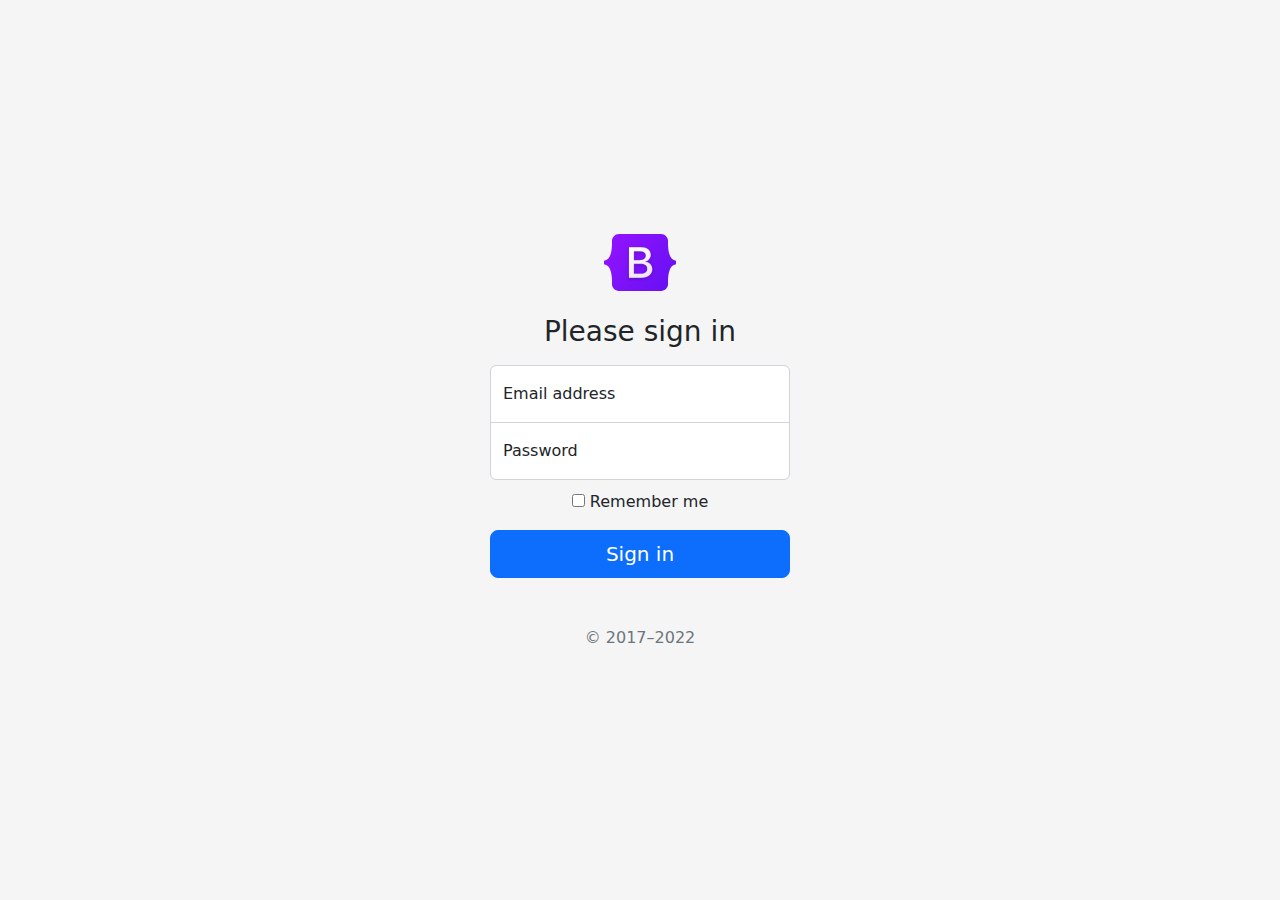
<file: sign-in/index.html>
<!doctype html>
<html lang="en">
  <head>
    <meta charset="utf-8">
    <meta name="viewport" content="width=device-width, initial-scale=1">
    <meta name="description" content="">
    <meta name="author" content="Mark Otto, Jacob Thornton, and Bootstrap contributors">
    <meta name="generator" content="Hugo 0.104.2">
    <title>Signin Template · Bootstrap v5.2</title>

    <link rel="canonical" href="https://getbootstrap.com/docs/5.2/examples/sign-in/">

    

    

<link href="../assets/dist/css/bootstrap.min.css" rel="stylesheet">

    <style>
      .bd-placeholder-img {
        font-size: 1.125rem;
        text-anchor: middle;
        -webkit-user-select: none;
        -moz-user-select: none;
        user-select: none;
      }

      @media (min-width: 768px) {
        .bd-placeholder-img-lg {
          font-size: 3.5rem;
        }
      }

      .b-example-divider {
        height: 3rem;
        background-color: rgba(0, 0, 0, .1);
        border: solid rgba(0, 0, 0, .15);
        border-width: 1px 0;
        box-shadow: inset 0 .5em 1.5em rgba(0, 0, 0, .1), inset 0 .125em .5em rgba(0, 0, 0, .15);
      }

      .b-example-vr {
        flex-shrink: 0;
        width: 1.5rem;
        height: 100vh;
      }

      .bi {
        vertical-align: -.125em;
        fill: currentColor;
      }

      .nav-scroller {
        position: relative;
        z-index: 2;
        height: 2.75rem;
        overflow-y: hidden;
      }

      .nav-scroller .nav {
        display: flex;
        flex-wrap: nowrap;
        padding-bottom: 1rem;
        margin-top: -1px;
        overflow-x: auto;
        text-align: center;
        white-space: nowrap;
        -webkit-overflow-scrolling: touch;
      }
    </style>

    
    <!-- Custom styles for this template -->
    <link href="signin.css" rel="stylesheet">
  </head>
  <body class="text-center">
    
<main class="form-signin w-100 m-auto">
  <form>
    <img class="mb-4" src="../assets/brand/bootstrap-logo.svg" alt="" width="72" height="57">
    <h1 class="h3 mb-3 fw-normal">Please sign in</h1>

    <div class="form-floating">
      <input type="email" class="form-control" id="floatingInput" placeholder="name@example.com">
      <label for="floatingInput">Email address</label>
    </div>
    <div class="form-floating">
      <input type="password" class="form-control" id="floatingPassword" placeholder="Password">
      <label for="floatingPassword">Password</label>
    </div>

    <div class="checkbox mb-3">
      <label>
        <input type="checkbox" value="remember-me"> Remember me
      </label>
    </div>
    <button class="w-100 btn btn-lg btn-primary" type="submit">Sign in</button>
    <p class="mt-5 mb-3 text-muted">&copy; 2017–2022</p>
  </form>
</main>


    
  </body>
</html>
</file>
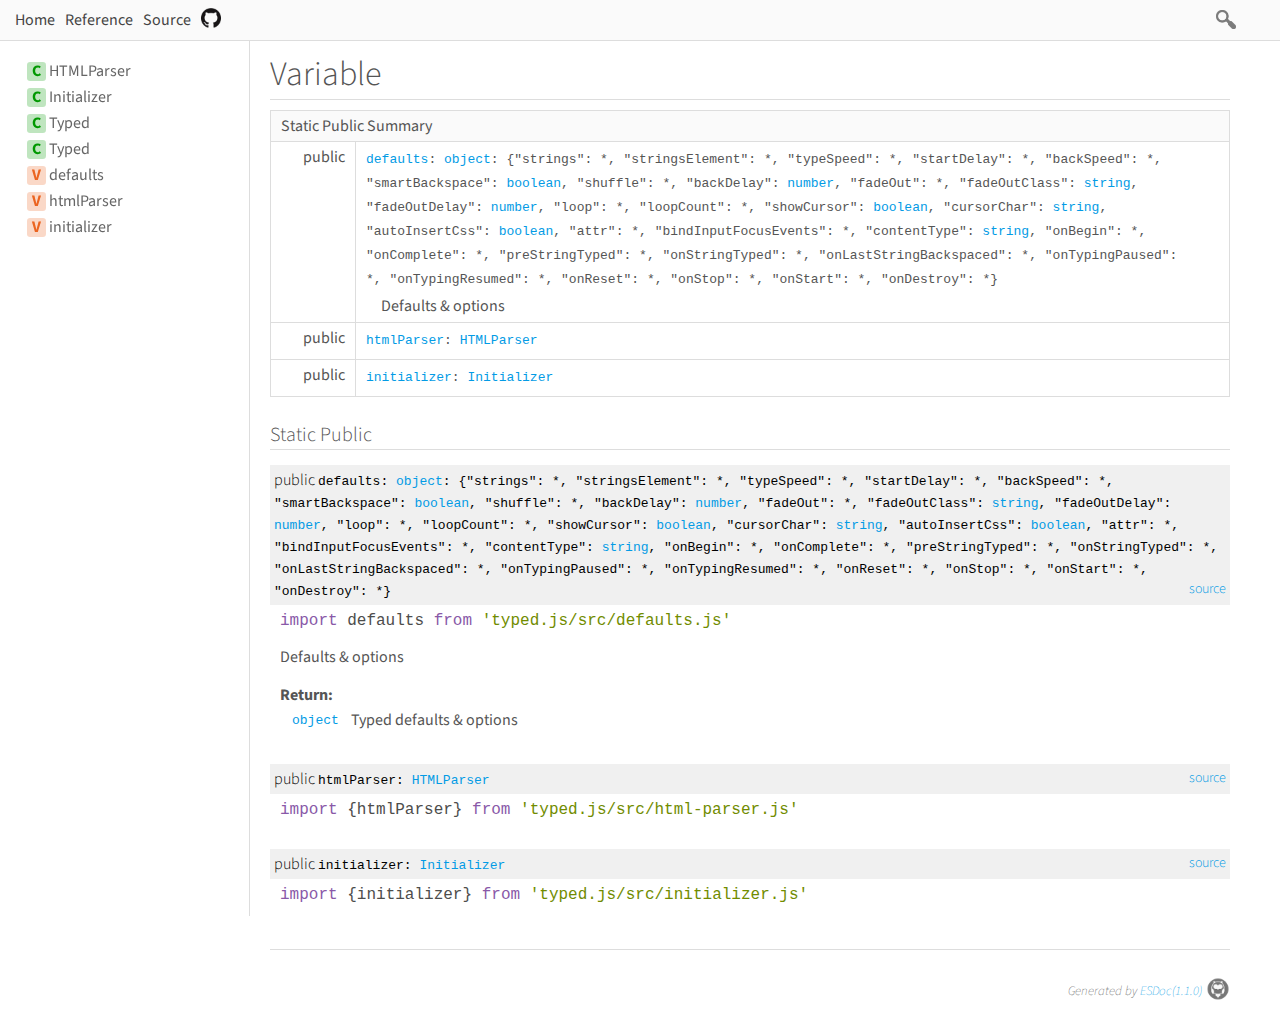
<file: assets/mattboldt-typed.js-47e2654/docs/variable/index.html>
<!DOCTYPE html>
<html>
<head>
  <meta charset="utf-8">
  <base data-ice="baseUrl" href="../">
  <title data-ice="title">Variable | typed.js</title>
  <link type="text/css" rel="stylesheet" href="css/style.css">
  <link type="text/css" rel="stylesheet" href="css/prettify-tomorrow.css">
  <script src="script/prettify/prettify.js"></script>
  <script src="script/manual.js"></script>
<meta name="description" content="A JavaScript Typing Animation Library"><meta property="twitter:card" content="summary"><meta property="twitter:title" content="typed.js"><meta property="twitter:description" content="A JavaScript Typing Animation Library"></head>
<body class="layout-container" data-ice="rootContainer">

<header>
  <a href="./">Home</a>
  
  <a href="identifiers.html">Reference</a>
  <a href="source.html">Source</a>
  
  <div class="search-box">
  <span>
    <img src="./image/search.png">
    <span class="search-input-edge"></span><input class="search-input"><span class="search-input-edge"></span>
  </span>
    <ul class="search-result"></ul>
  </div>
<a style="position:relative; top:3px;" href="https://github.com/mattboldt/typed.js"><img width="20px" src="./image/github.png"></a></header>

<nav class="navigation" data-ice="nav"><div>
  <ul>
    
  <li data-ice="doc"><span data-ice="kind" class="kind-class">C</span><span data-ice="name"><span><a href="class/src/html-parser.js~HTMLParser.html">HTMLParser</a></span></span></li>
<li data-ice="doc"><span data-ice="kind" class="kind-class">C</span><span data-ice="name"><span><a href="class/src/initializer.js~Initializer.html">Initializer</a></span></span></li>
<li data-ice="doc"><span data-ice="kind" class="kind-class">C</span><span data-ice="name"><span><a href="class/src/typed-using-raf.js~Typed.html">Typed</a></span></span></li>
<li data-ice="doc"><span data-ice="kind" class="kind-class">C</span><span data-ice="name"><span><a href="class/src/typed.js~Typed.html">Typed</a></span></span></li>
<li data-ice="doc"><span data-ice="kind" class="kind-variable">V</span><span data-ice="name"><span><a href="variable/index.html#static-variable-defaults">defaults</a></span></span></li>
<li data-ice="doc"><span data-ice="kind" class="kind-variable">V</span><span data-ice="name"><span><a href="variable/index.html#static-variable-htmlParser">htmlParser</a></span></span></li>
<li data-ice="doc"><span data-ice="kind" class="kind-variable">V</span><span data-ice="name"><span><a href="variable/index.html#static-variable-initializer">initializer</a></span></span></li>
</ul>
</div>
</nav>

<div class="content" data-ice="content"><h1 data-ice="title">Variable</h1>
<div data-ice="summaries"><table class="summary" data-ice="summary">
  <thead><tr><td data-ice="title" colspan="3">Static Public Summary</td></tr></thead>
  <tbody>
  
  <tr data-ice="target">
    <td>
      <span class="access" data-ice="access">public</span>
      
      
      
      <span class="override" data-ice="override"></span>
    </td>
    <td>
      <div>
        <p>
          
          
          
          <span class="code" data-ice="name"><span><a href="variable/index.html#static-variable-defaults">defaults</a></span></span><span class="code" data-ice="signature">: <span><a href="https://developer.mozilla.org/en-US/docs/Web/JavaScript/Reference/Global_Objects/Object">object</a></span>: {&quot;strings&quot;: <span>*</span>, &quot;stringsElement&quot;: <span>*</span>, &quot;typeSpeed&quot;: <span>*</span>, &quot;startDelay&quot;: <span>*</span>, &quot;backSpeed&quot;: <span>*</span>, &quot;smartBackspace&quot;: <span><a href="https://developer.mozilla.org/en-US/docs/Web/JavaScript/Reference/Global_Objects/Boolean">boolean</a></span>, &quot;shuffle&quot;: <span>*</span>, &quot;backDelay&quot;: <span><a href="https://developer.mozilla.org/en-US/docs/Web/JavaScript/Reference/Global_Objects/Number">number</a></span>, &quot;fadeOut&quot;: <span>*</span>, &quot;fadeOutClass&quot;: <span><a href="https://developer.mozilla.org/en-US/docs/Web/JavaScript/Reference/Global_Objects/String">string</a></span>, &quot;fadeOutDelay&quot;: <span><a href="https://developer.mozilla.org/en-US/docs/Web/JavaScript/Reference/Global_Objects/Number">number</a></span>, &quot;loop&quot;: <span>*</span>, &quot;loopCount&quot;: <span>*</span>, &quot;showCursor&quot;: <span><a href="https://developer.mozilla.org/en-US/docs/Web/JavaScript/Reference/Global_Objects/Boolean">boolean</a></span>, &quot;cursorChar&quot;: <span><a href="https://developer.mozilla.org/en-US/docs/Web/JavaScript/Reference/Global_Objects/String">string</a></span>, &quot;autoInsertCss&quot;: <span><a href="https://developer.mozilla.org/en-US/docs/Web/JavaScript/Reference/Global_Objects/Boolean">boolean</a></span>, &quot;attr&quot;: <span>*</span>, &quot;bindInputFocusEvents&quot;: <span>*</span>, &quot;contentType&quot;: <span><a href="https://developer.mozilla.org/en-US/docs/Web/JavaScript/Reference/Global_Objects/String">string</a></span>, &quot;onBegin&quot;: <span>*</span>, &quot;onComplete&quot;: <span>*</span>, &quot;preStringTyped&quot;: <span>*</span>, &quot;onStringTyped&quot;: <span>*</span>, &quot;onLastStringBackspaced&quot;: <span>*</span>, &quot;onTypingPaused&quot;: <span>*</span>, &quot;onTypingResumed&quot;: <span>*</span>, &quot;onReset&quot;: <span>*</span>, &quot;onStop&quot;: <span>*</span>, &quot;onStart&quot;: <span>*</span>, &quot;onDestroy&quot;: <span>*</span>}</span>
        </p>
      </div>
      <div>
        
        
        <div data-ice="description"><p>Defaults &amp; options</p>
</div>
      </div>
    </td>
    <td>
      
      
    </td>
  </tr>
<tr data-ice="target">
    <td>
      <span class="access" data-ice="access">public</span>
      
      
      
      <span class="override" data-ice="override"></span>
    </td>
    <td>
      <div>
        <p>
          
          
          
          <span class="code" data-ice="name"><span><a href="variable/index.html#static-variable-htmlParser">htmlParser</a></span></span><span class="code" data-ice="signature">: <span><a href="class/src/html-parser.js~HTMLParser.html">HTMLParser</a></span></span>
        </p>
      </div>
      <div>
        
        
        
      </div>
    </td>
    <td>
      
      
    </td>
  </tr>
<tr data-ice="target">
    <td>
      <span class="access" data-ice="access">public</span>
      
      
      
      <span class="override" data-ice="override"></span>
    </td>
    <td>
      <div>
        <p>
          
          
          
          <span class="code" data-ice="name"><span><a href="variable/index.html#static-variable-initializer">initializer</a></span></span><span class="code" data-ice="signature">: <span><a href="class/src/initializer.js~Initializer.html">Initializer</a></span></span>
        </p>
      </div>
      <div>
        
        
        
      </div>
    </td>
    <td>
      
      
    </td>
  </tr>
</tbody>
</table>
</div>
<div data-ice="details"><h2 data-ice="title">Static Public </h2>

<div class="detail" data-ice="detail">
  <h3 data-ice="anchor" id="static-variable-defaults">
    <span class="access" data-ice="access">public</span>
    
    
    
    
    
    <span class="code" data-ice="name">defaults</span><span class="code" data-ice="signature">: <span><a href="https://developer.mozilla.org/en-US/docs/Web/JavaScript/Reference/Global_Objects/Object">object</a></span>: {&quot;strings&quot;: <span>*</span>, &quot;stringsElement&quot;: <span>*</span>, &quot;typeSpeed&quot;: <span>*</span>, &quot;startDelay&quot;: <span>*</span>, &quot;backSpeed&quot;: <span>*</span>, &quot;smartBackspace&quot;: <span><a href="https://developer.mozilla.org/en-US/docs/Web/JavaScript/Reference/Global_Objects/Boolean">boolean</a></span>, &quot;shuffle&quot;: <span>*</span>, &quot;backDelay&quot;: <span><a href="https://developer.mozilla.org/en-US/docs/Web/JavaScript/Reference/Global_Objects/Number">number</a></span>, &quot;fadeOut&quot;: <span>*</span>, &quot;fadeOutClass&quot;: <span><a href="https://developer.mozilla.org/en-US/docs/Web/JavaScript/Reference/Global_Objects/String">string</a></span>, &quot;fadeOutDelay&quot;: <span><a href="https://developer.mozilla.org/en-US/docs/Web/JavaScript/Reference/Global_Objects/Number">number</a></span>, &quot;loop&quot;: <span>*</span>, &quot;loopCount&quot;: <span>*</span>, &quot;showCursor&quot;: <span><a href="https://developer.mozilla.org/en-US/docs/Web/JavaScript/Reference/Global_Objects/Boolean">boolean</a></span>, &quot;cursorChar&quot;: <span><a href="https://developer.mozilla.org/en-US/docs/Web/JavaScript/Reference/Global_Objects/String">string</a></span>, &quot;autoInsertCss&quot;: <span><a href="https://developer.mozilla.org/en-US/docs/Web/JavaScript/Reference/Global_Objects/Boolean">boolean</a></span>, &quot;attr&quot;: <span>*</span>, &quot;bindInputFocusEvents&quot;: <span>*</span>, &quot;contentType&quot;: <span><a href="https://developer.mozilla.org/en-US/docs/Web/JavaScript/Reference/Global_Objects/String">string</a></span>, &quot;onBegin&quot;: <span>*</span>, &quot;onComplete&quot;: <span>*</span>, &quot;preStringTyped&quot;: <span>*</span>, &quot;onStringTyped&quot;: <span>*</span>, &quot;onLastStringBackspaced&quot;: <span>*</span>, &quot;onTypingPaused&quot;: <span>*</span>, &quot;onTypingResumed&quot;: <span>*</span>, &quot;onReset&quot;: <span>*</span>, &quot;onStop&quot;: <span>*</span>, &quot;onStart&quot;: <span>*</span>, &quot;onDestroy&quot;: <span>*</span>}</span>
    <span class="right-info">
      
      
      <span data-ice="source"><span><a href="file/src/defaults.js.html#lineNumber7">source</a></span></span>
    </span>
  </h3>

  <div data-ice="importPath" class="import-path"><pre class="prettyprint"><code data-ice="importPathCode">import defaults from &apos;<span><a href="file/src/defaults.js.html#lineNumber7">typed.js/src/defaults.js</a></span>&apos;</code></pre></div>
  
  
  <div data-ice="description"><p>Defaults &amp; options</p>
</div>

  

  <div data-ice="properties">
</div>

  <div class="return-params" data-ice="returnParams">
    <h4>Return:</h4>
    <table>
      <tbody>
        <tr>
          <td class="return-type code" data-ice="returnType"><span><a href="https://developer.mozilla.org/en-US/docs/Web/JavaScript/Reference/Global_Objects/Object">object</a></span></td>
          <td class="return-desc" data-ice="returnDescription"><p>Typed defaults &amp; options</p>
</td>
        </tr>
      </tbody>
    </table>
    <div data-ice="returnProperties">
</div>
  </div>

  

  

  

  

  

  

  
  
</div>
<div class="detail" data-ice="detail">
  <h3 data-ice="anchor" id="static-variable-htmlParser">
    <span class="access" data-ice="access">public</span>
    
    
    
    
    
    <span class="code" data-ice="name">htmlParser</span><span class="code" data-ice="signature">: <span><a href="class/src/html-parser.js~HTMLParser.html">HTMLParser</a></span></span>
    <span class="right-info">
      
      
      <span data-ice="source"><span><a href="file/src/html-parser.js.html#lineNumber67">source</a></span></span>
    </span>
  </h3>

  <div data-ice="importPath" class="import-path"><pre class="prettyprint"><code data-ice="importPathCode">import {htmlParser} from &apos;<span><a href="file/src/html-parser.js.html#lineNumber67">typed.js/src/html-parser.js</a></span>&apos;</code></pre></div>
  
  
  

  

  <div data-ice="properties">
</div>

  

  

  

  

  

  

  

  
  
</div>
<div class="detail" data-ice="detail">
  <h3 data-ice="anchor" id="static-variable-initializer">
    <span class="access" data-ice="access">public</span>
    
    
    
    
    
    <span class="code" data-ice="name">initializer</span><span class="code" data-ice="signature">: <span><a href="class/src/initializer.js~Initializer.html">Initializer</a></span></span>
    <span class="right-info">
      
      
      <span data-ice="source"><span><a href="file/src/initializer.js.html#lineNumber210">source</a></span></span>
    </span>
  </h3>

  <div data-ice="importPath" class="import-path"><pre class="prettyprint"><code data-ice="importPathCode">import {initializer} from &apos;<span><a href="file/src/initializer.js.html#lineNumber210">typed.js/src/initializer.js</a></span>&apos;</code></pre></div>
  
  
  

  

  <div data-ice="properties">
</div>

  

  

  

  

  

  

  

  
  
</div>
</div>
</div>

<footer class="footer">
  Generated by <a href="https://esdoc.org">ESDoc<span data-ice="esdocVersion">(1.1.0)</span><img src="./image/esdoc-logo-mini-black.png"></a>
</footer>

<script src="script/search_index.js"></script>
<script src="script/search.js"></script>
<script src="script/pretty-print.js"></script>
<script src="script/inherited-summary.js"></script>
<script src="script/test-summary.js"></script>
<script src="script/inner-link.js"></script>
<script src="script/patch-for-local.js"></script>
</body>
</html>
</file>
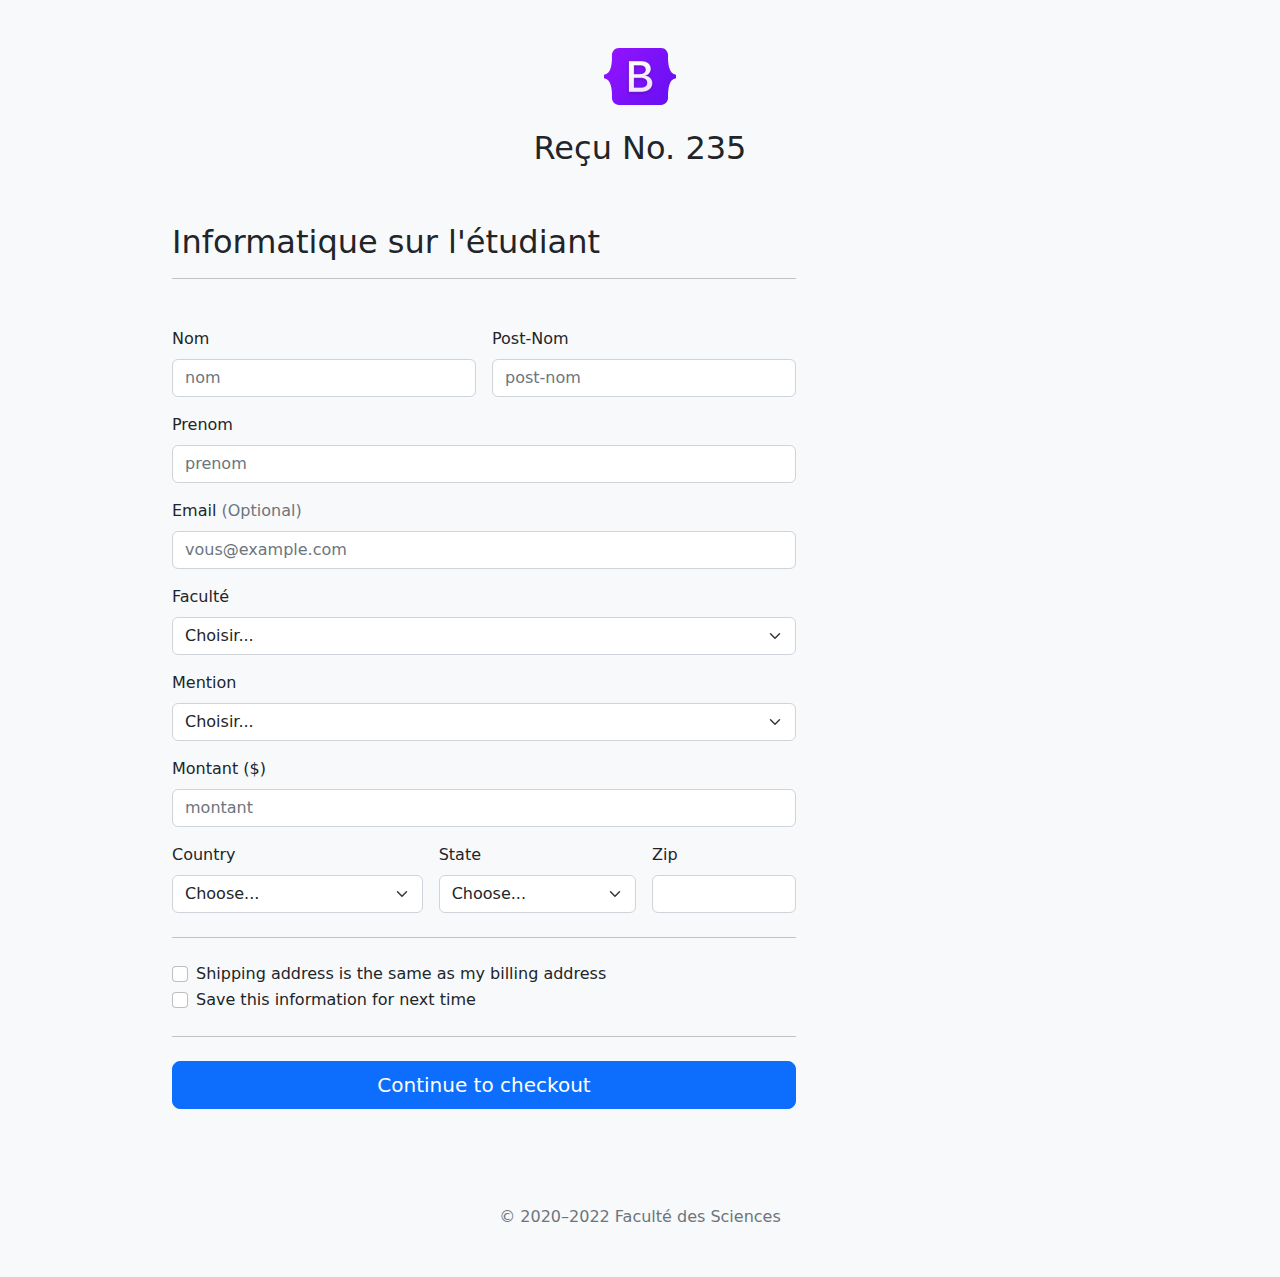
<file: Admiinistrateur/factureEnrolement.html>
<!doctype html>
<html lang="en">
  <head>
    <meta charset="utf-8">
    <meta name="viewport" content="width=device-width, initial-scale=1">
    <meta name="description" content="">
    <meta name="author" content="Mark Otto, Jacob Thornton, and Bootstrap contributors">
    <meta name="generator" content="Hugo 0.104.2">
    <title>Checkout example · Bootstrap v5.2</title>

    <link rel="canonical" href="https://getbootstrap.com/docs/5.2/examples/checkout/">

    

    

<link href="../assets/dist/css/bootstrap.min.css" rel="stylesheet">

    <style>
      .bd-placeholder-img {
        font-size: 1.125rem;
        text-anchor: middle;
        -webkit-user-select: none;
        -moz-user-select: none;
        user-select: none;
      }

      @media (min-width: 768px) {
        .bd-placeholder-img-lg {
          font-size: 3.5rem;
        }
      }

      .b-example-divider {
        height: 3rem;
        background-color: rgba(0, 0, 0, .1);
        border: solid rgba(0, 0, 0, .15);
        border-width: 1px 0;
        box-shadow: inset 0 .5em 1.5em rgba(0, 0, 0, .1), inset 0 .125em .5em rgba(0, 0, 0, .15);
      }

      .b-example-vr {
        flex-shrink: 0;
        width: 1.5rem;
        height: 100vh;
      }

      .bi {
        vertical-align: -.125em;
        fill: currentColor;
      }

      .nav-scroller {
        position: relative;
        z-index: 2;
        height: 2.75rem;
        overflow-y: hidden;
      }

      .nav-scroller .nav {
        display: flex;
        flex-wrap: nowrap;
        padding-bottom: 1rem;
        margin-top: -1px;
        overflow-x: auto;
        text-align: center;
        white-space: nowrap;
        -webkit-overflow-scrolling: touch;
      }
    </style>

    
    <!-- Custom styles for this template -->
    <link href="form-validation.css" rel="stylesheet">
  </head>
  <body class="bg-light">
    
<div class="container">
  <main>
    <div class="py-5 text-center">
      <img class="d-block mx-auto mb-4" src="../assets/brand/bootstrap-logo.svg" alt="" width="72" height="57">
      <h2>Reçu No. <span>235</span></h2>
    </div>

  
      <div class="col-md-7 col-lg-8">
        <h2 class="mb-3">Informatique sur l'étudiant</h2>
        <hr class="py-3">
        <form class="needs-validation" novalidate>
          <div class="row g-3">
            <div class="col-sm-6">
              <label for="firstName" class="form-label">Nom</label>
              <input type="text" class="form-control" id="firstName" placeholder="nom" value="" required>
              <div class="invalid-feedback">
                veillez remplir cette case
              </div>
            </div>

            <div class="col-sm-6">
              <label for="lastName" class="form-label">Post-Nom</label>
              <input type="text" class="form-control" id="lastName" placeholder="post-nom" value="" required>
              <div class="invalid-feedback">
                veillez remplir cette case
              </div>
            </div>

            <div class="col-12">
              <label for="username" class="form-label">Prenom</label>
              <div class="input-group has-validation">
            
                <input type="text" class="form-control" id="username" placeholder="prenom" required>
              <div class="invalid-feedback">
                veillez remplir cette case
                </div>
              </div>
            </div>

            <div class="col-12">
              <label for="email" class="form-label">Email <span class="text-muted">(Optional)</span></label>
              <input type="email" class="form-control" id="email" placeholder="vous@example.com">
              <div class="invalid-feedback">
                veillez remplir cette case
              </div>
            </div>

            <div class="col-12">
              <label for="address" class="form-label">Faculté</label>
              <select class="form-select" id="country" required>
                <option value="">Choisir...</option>
                <option>Faculté des Sciences</option>
              </select>
              
            </div>

            <div class="col-12">
              <label for="address2" class="form-label">Mention </label>
              <select class="form-select" id="country" required>
                <option value="">Choisir...</option>
                <option>Informatique</option>
              </select>
            </div>
            <div class="col-12">
              <label for="username" class="form-label">Montant ($)</label>
              <div class="input-group has-validation">
            
                <input type="number" class="form-control" id="username" placeholder="montant" required>
              <div class="invalid-feedback">
                veillez remplir cette case
                </div>
              </div>
            </div>

            <div class="col-md-5">
              <label for="country" class="form-label">Country</label>
              <select class="form-select" id="country" required>
                <option value="">Choose...</option>
                <option>United States</option>
              </select>
              <div class="invalid-feedback">
                Please select a valid country.
              </div>
            </div>

            <div class="col-md-4">
              <label for="state" class="form-label">State</label>
              <select class="form-select" id="state" required>
                <option value="">Choose...</option>
                <option>California</option>
              </select>
              <div class="invalid-feedback">
                Please provide a valid state.
              </div>
            </div>

            <div class="col-md-3">
              <label for="zip" class="form-label">Zip</label>
              <input type="text" class="form-control" id="zip" placeholder="" required>
              <div class="invalid-feedback">
                Zip code required.
              </div>
            </div>
          </div>

          <hr class="my-4">

          <div class="form-check">
            <input type="checkbox" class="form-check-input" id="same-address">
            <label class="form-check-label" for="same-address">Shipping address is the same as my billing address</label>
          </div>

          <div class="form-check">
            <input type="checkbox" class="form-check-input" id="save-info">
            <label class="form-check-label" for="save-info">Save this information for next time</label>
          </div>

          <hr class="my-4">

        
            

          <button class="w-100 btn btn-primary btn-lg" type="submit">Continue to checkout</button>
        </form>
      </div>
    </div>
  </main>

  <footer class="my-5 pt-5 text-muted text-center text-small">
    <p class="mb-1">&copy; 2020–2022 Faculté des Sciences</p>
    
  </footer>
</div>


    <script src="../assets/dist/js/bootstrap.bundle.min.js"></script>

      <script src="form-validation.js"></script>
  </body>
</html>
</file>
<file: Etudiant/acEtd.css>
form input{
    margin: 10px;
}
</file>
<file: heroes/heroes.css>
@media (min-width: 992px) {
  .rounded-lg-3 { border-radius: .3rem; }
}
</file>
<file: modals/modals.css>
.modal-sheet .modal-dialog {
  width: 380px;
  transition: bottom .75s ease-in-out;
}
.modal-sheet .modal-footer {
  padding-bottom: 2rem;
}

.modal-alert .modal-dialog {
  width: 380px;
}

.modal-tour .modal-dialog {
  width: 380px;
}
</file>
<file: pricing/pricing.css>
body {
  background-image: linear-gradient(180deg, #eee, #fff 100px, #fff);
}

.container {
  max-width: 960px;
}

.pricing-header {
  max-width: 700px;
}
</file>
<file: sign-in/signin.css>
html,
body {
  height: 100%;
}

body {
  display: flex;
  align-items: center;
  padding-top: 40px;
  padding-bottom: 40px;
  background-color: #f5f5f5;
}

.form-signin {
  max-width: 330px;
  padding: 15px;
}

.form-signin .form-floating:focus-within {
  z-index: 2;
}

.form-signin input[type="email"] {
  margin-bottom: -1px;
  border-bottom-right-radius: 0;
  border-bottom-left-radius: 0;
}

.form-signin input[type="password"] {
  margin-bottom: 10px;
  border-top-left-radius: 0;
  border-top-right-radius: 0;
}
</file>
<file: Admiinistrateur/form-validation.css>
.container {
  max-width: 960px;
}
</file>
